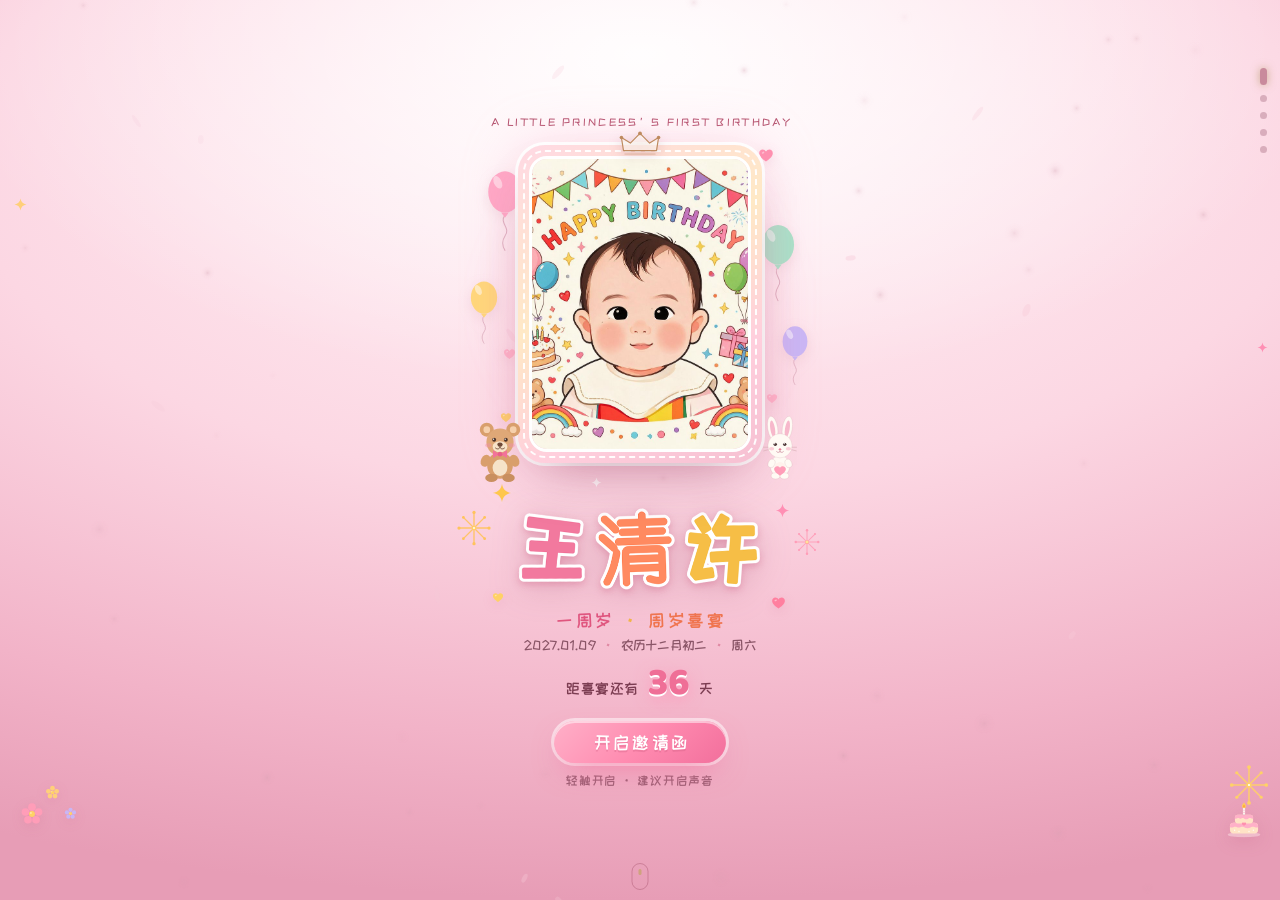
<file: index.html>
<!DOCTYPE html>
<html lang="zh-CN">
<head>
<meta charset="utf-8">
<meta name="viewport" content="width=device-width, initial-scale=1, maximum-scale=1, user-scalable=no, viewport-fit=cover">
<meta name="format-detection" content="telephone=no">
<meta name="theme-color" content="#f7d7e1">
<meta http-equiv="Cache-Control" content="no-cache, no-store, must-revalidate">
<meta http-equiv="Pragma" content="no-cache">
<meta http-equiv="Expires" content="0">
<title>王清许宝宝周岁宴邀请函</title>
<meta name="description" content="2027年1月9日（农历十二月初二）晚宴，JAYA嘉雅·湿地宴会中心一楼见山厅，诚邀您共赴小糯米王清许的周岁喜宴。">
<meta property="og:title" content="王清许宝宝周岁宴邀请函">
<meta property="og:description" content="2027年1月9日 · 温州三垟湿地 · JAYA嘉雅湿地宴会中心 一楼见山厅">
<meta property="og:image" content="https://qq327971358-png.github.io/qingxu-1st-birthday/assets/img/og-cover.jpg">
<meta property="og:url" content="https://qq327971358-png.github.io/qingxu-1st-birthday/">
<meta property="og:type" content="website">
<link rel="stylesheet" href="css/style.css?v=3">
</head>
<body>

<!-- 装饰图形库：气球 / 小熊 / 小兔 / 星星 / 爱心 / 烟花 / 蛋糕 / 小花（页面里用 <use> 引用） -->
<svg class="svg-sprite" aria-hidden="true" focusable="false">
  <defs>
    <symbol id="art-bear" viewBox="0 0 72 84">
      <circle cx="19" cy="15" r="9" fill="#d99f6c"/>
      <circle cx="19" cy="15" r="4.3" fill="#f6d0ab"/>
      <circle cx="53" cy="15" r="9" fill="#d99f6c"/>
      <circle cx="53" cy="15" r="4.3" fill="#f6d0ab"/>
      <ellipse cx="36" cy="61" rx="16.5" ry="17" fill="#d99f6c"/>
      <ellipse cx="36" cy="64" rx="9.5" ry="10.5" fill="#f6e3c9"/>
      <ellipse cx="17.5" cy="55" rx="6" ry="8" transform="rotate(26 17.5 55)" fill="#d99f6c"/>
      <ellipse cx="54.5" cy="55" rx="6" ry="8" transform="rotate(-26 54.5 55)" fill="#d99f6c"/>
      <ellipse cx="25" cy="77" rx="8" ry="5.2" fill="#c98f5f"/>
      <ellipse cx="47" cy="77" rx="8" ry="5.2" fill="#c98f5f"/>
      <circle cx="36" cy="31" r="17.5" fill="#dfa877"/>
      <ellipse cx="36" cy="37" rx="9.5" ry="7.2" fill="#f7e3c8"/>
      <ellipse cx="36" cy="34.2" rx="3.4" ry="2.8" fill="#6f4a38"/>
      <path d="M36 37.2c0 3-4 3.4-5.8 1.4M36 37.2c0 3 4 3.4 5.8 1.4" stroke="#6f4a38" stroke-width="1.2" stroke-linecap="round" fill="none"/>
      <circle cx="28.5" cy="28" r="2.5" fill="#4a3228"/>
      <circle cx="43.5" cy="28" r="2.5" fill="#4a3228"/>
      <circle cx="27.7" cy="27.2" r=".9" fill="#fff"/>
      <circle cx="42.7" cy="27.2" r=".9" fill="#fff"/>
      <ellipse cx="21" cy="35" rx="4" ry="2.6" fill="#f28fa8" opacity=".45"/>
      <ellipse cx="51" cy="35" rx="4" ry="2.6" fill="#f28fa8" opacity=".45"/>
      <path d="M36 46.5 27 41.5v10z" fill="#f27399"/>
      <path d="M36 46.5l9-5v10z" fill="#f27399"/>
      <circle cx="36" cy="46.5" r="3" fill="#e85f8a"/>
    </symbol>

    <symbol id="art-bunny" viewBox="0 0 60 92">
      <ellipse cx="20" cy="18" rx="6.8" ry="16.5" transform="rotate(-9 20 18)" fill="#fffaf4" stroke="rgba(190,140,150,.28)" stroke-width=".8"/>
      <ellipse cx="20" cy="19" rx="3.2" ry="11.5" transform="rotate(-9 20 19)" fill="#f7b8cb"/>
      <ellipse cx="40" cy="18" rx="6.8" ry="16.5" transform="rotate(9 40 18)" fill="#fffaf4" stroke="rgba(190,140,150,.28)" stroke-width=".8"/>
      <ellipse cx="40" cy="19" rx="3.2" ry="11.5" transform="rotate(9 40 19)" fill="#f7b8cb"/>
      <ellipse cx="30" cy="70" rx="13" ry="15" fill="#fffaf4" stroke="rgba(190,140,150,.28)" stroke-width=".8"/>
      <ellipse cx="30" cy="73" rx="7.5" ry="9" fill="#fff2ec"/>
      <ellipse cx="18.5" cy="66" rx="4.6" ry="6" transform="rotate(20 18.5 66)" fill="#fffaf4" stroke="rgba(190,140,150,.28)" stroke-width=".8"/>
      <ellipse cx="41.5" cy="66" rx="4.6" ry="6" transform="rotate(-20 41.5 66)" fill="#fffaf4" stroke="rgba(190,140,150,.28)" stroke-width=".8"/>
      <ellipse cx="24" cy="83" rx="6" ry="4.2" fill="#fffaf4" stroke="rgba(190,140,150,.28)" stroke-width=".8"/>
      <ellipse cx="36" cy="83" rx="6" ry="4.2" fill="#fffaf4" stroke="rgba(190,140,150,.28)" stroke-width=".8"/>
      <circle cx="30" cy="42" r="16.5" fill="#fffaf4" stroke="rgba(190,140,150,.28)" stroke-width=".8"/>
      <circle cx="23.5" cy="40" r="2.3" fill="#4a3232"/>
      <circle cx="36.5" cy="40" r="2.3" fill="#4a3232"/>
      <circle cx="22.8" cy="39.2" r=".85" fill="#fff"/>
      <circle cx="35.8" cy="39.2" r=".85" fill="#fff"/>
      <path d="M30 44.5l2.4 3.2h-4.8z" fill="#f07a9b"/>
      <path d="M30 47.7v2.1M30 49.8c-1.4 1.8-3.6 1.5-4.6.2M30 49.8c1.4 1.8 3.6 1.5 4.6.2" stroke="#c98a9a" stroke-width="1" stroke-linecap="round" fill="none"/>
      <ellipse cx="18.5" cy="46" rx="3.6" ry="2.4" fill="#f7a8bd" opacity=".55"/>
      <ellipse cx="41.5" cy="46" rx="3.6" ry="2.4" fill="#f7a8bd" opacity=".55"/>
      <path d="M13.5 44h-6M13.5 47.5l-5.6 1.4M46.5 44h6M46.5 47.5l5.6 1.4" stroke="#d9b0b8" stroke-width=".9" stroke-linecap="round"/>
      <path d="M30 72c-3.5-4-8-1.2-8 2 0 3 3.6 5.4 8 9 4.4-3.6 8-6 8-9 0-3.2-4.5-6-8-2z" fill="#ff9db8"/>
    </symbol>

    <symbol id="art-balloon" viewBox="0 0 48 112">
      <path d="M24 50c-6.5 9 6.5 13 0 22-4 6-2.5 11 0 15" fill="none" stroke="#c98aa0" stroke-width="1.1" stroke-linecap="round" opacity=".6"/>
      <ellipse cx="24" cy="26" rx="17.5" ry="21.5" fill="currentColor"/>
      <path d="M20 47.5h8l-4 5.5z" fill="currentColor"/>
      <ellipse cx="16.5" cy="16" rx="4" ry="7" transform="rotate(-26 16.5 16)" fill="#fff" opacity=".5"/>
    </symbol>

    <symbol id="art-spark" viewBox="0 0 24 24">
      <path d="M12 1c.8 6.3 4.7 10.2 11 11-6.3.8-10.2 4.7-11 11-.8-6.3-4.7-10.2-11-11 6.3-.8 10.2-4.7 11-11z" fill="currentColor"/>
    </symbol>

    <symbol id="art-heart" viewBox="0 0 40 36">
      <path d="M20 33.5C13.5 29 3 22.2 3 12.9 3 7.7 6.9 4 11.7 4c3.4 0 6.3 1.9 8.3 5 2-3.1 4.9-5 8.3-5C33.1 4 37 7.7 37 12.9c0 9.3-10.5 16.1-17 20.6z" fill="currentColor"/>
      <ellipse cx="12.6" cy="11.6" rx="3.4" ry="2.1" transform="rotate(-28 12.6 11.6)" fill="#fff" opacity=".45"/>
    </symbol>

    <symbol id="art-fw" viewBox="0 0 64 64">
      <g stroke="currentColor" stroke-width="2.2" stroke-linecap="round" opacity=".9">
        <path d="M32 32V8M32 32l17-17M32 32h24M32 32l17 17M32 32v24M32 32 15 49M32 32H8M32 32 15 15"/>
      </g>
      <g fill="currentColor">
        <circle cx="32" cy="7" r="2.6"/><circle cx="49" cy="15" r="2.2"/>
        <circle cx="56" cy="32" r="2.6"/><circle cx="49" cy="49" r="2.2"/>
        <circle cx="32" cy="57" r="2.6"/><circle cx="15" cy="49" r="2.2"/>
        <circle cx="8" cy="32" r="2.6"/><circle cx="15" cy="15" r="2.2"/>
      </g>
      <circle cx="32" cy="32" r="3.4" fill="#ffd166"/>
      <circle cx="32" cy="32" r="1.5" fill="#fff"/>
    </symbol>

    <symbol id="art-cake" viewBox="0 0 64 62">
      <ellipse cx="32" cy="57" rx="26" ry="4" fill="#f2c3d1" opacity=".85"/>
      <rect x="9.5" y="38" width="45" height="17" rx="6" fill="#ffe3c6"/>
      <path d="M9.5 45v-1a6 6 0 0 1 6-6h33a6 6 0 0 1 6 6v1c-3.2 2.2-6.7-2.2-11.25 0s-6.7 2.2-11.25 0s-6.7 2.2-11.25 0s-6.7 2.2-11.25 0z" fill="#ffb0c8"/>
      <rect x="17.5" y="25" width="29" height="14" rx="4.5" fill="#ffe3c6"/>
      <path d="M17.5 31v-1.5a4.5 4.5 0 0 1 4.5-4.5h20a4.5 4.5 0 0 1 4.5 4.5V31c-2.1 1.8-4.3-1.8-7.25 0s-4.3 1.8-7.25 0s-4.3 1.8-7.25 0s-4.3 1.8-7.25 0z" fill="#ffb0c8"/>
      <rect x="30.2" y="13.5" width="3.6" height="12" rx="1.8" fill="#fffaf4" stroke="rgba(190,140,150,.4)" stroke-width=".7"/>
      <path d="M30.2 18h3.6M30.2 21.5h3.6" stroke="#ffb0c8" stroke-width=".9"/>
      <path d="M32 5.4c2.4 2.7 3.2 4.7 3.2 6.2a3.2 3.2 0 0 1-6.4 0c0-1.5.8-3.5 3.2-6.2z" fill="#ffce54"/>
      <path d="M32 8.8c1.1 1.3 1.5 2.2 1.5 3a1.5 1.5 0 0 1-3 0c0-.8.4-1.7 1.5-3z" fill="#ff9f43"/>
      <path d="M32 38.4c-1.3-1.6-3.4-.5-3.4 1 0 1.2 1.7 2.2 3.4 3.2 1.7-1 3.4-2 3.4-3.2 0-1.5-2.1-2.6-3.4-1z" fill="#ff8fae"/>
      <g fill="#fff" opacity=".8">
        <circle cx="17" cy="50" r="1.1"/><circle cx="24" cy="52" r="1.1"/>
        <circle cx="40" cy="52" r="1.1"/><circle cx="47" cy="50" r="1.1"/>
      </g>
    </symbol>

    <symbol id="art-flower" viewBox="0 0 44 44">
      <g fill="currentColor">
        <circle cx="22" cy="9.5" r="7"/>
        <circle cx="34" cy="18.4" r="7"/>
        <circle cx="29.4" cy="32.6" r="7"/>
        <circle cx="14.6" cy="32.6" r="7"/>
        <circle cx="10" cy="18.4" r="7"/>
      </g>
      <circle cx="22" cy="22" r="5.4" fill="#ffd166"/>
      <circle cx="20" cy="20" r="1.4" fill="#fff" opacity=".75"/>
    </symbol>
  </defs>
</svg>

<!-- 背景层：跟随页面切换的渐变底色 -->
<div class="bg-layer" aria-hidden="true">
  <div class="bg-item bg-0 active"></div>
  <div class="bg-item bg-1"></div>
  <div class="bg-item bg-2"></div>
  <div class="bg-item bg-3"></div>
  <div class="bg-item bg-4"></div>
</div>

<!-- 背景粒子（星屑 / 光尘 / 花瓣） -->
<canvas id="bg-canvas" aria-hidden="true"></canvas>

<!-- 翻页圆点 -->
<nav class="page-dots" id="pageDots" aria-label="页面导航"></nav>

<!-- 音乐开关 -->
<button class="music-btn" id="musicBtn" type="button" aria-label="播放/暂停音乐">
  <svg viewBox="0 0 24 24" width="18" height="18" aria-hidden="true">
    <path d="M9 18V6l10-2v12" fill="none" stroke="currentColor" stroke-width="1.6" stroke-linecap="round" stroke-linejoin="round"/>
    <circle cx="7" cy="18" r="2.4" fill="currentColor"/>
    <circle cx="17" cy="16" r="2.4" fill="currentColor"/>
  </svg>
</button>

<!-- 五屏内容 -->
<main id="pages">

  <!-- ① 封面 -->
  <section class="page page-cover" data-page="0" data-theme="light">
    <div class="cover-extra" aria-hidden="true">
      <svg class="flower cv-flower cv-flower-1" width="44" height="44"><use href="#art-flower"/></svg>
      <svg class="flower cv-flower cv-flower-2" width="44" height="44"><use href="#art-flower"/></svg>
      <svg class="flower cv-flower cv-flower-3" width="44" height="44"><use href="#art-flower"/></svg>
      <svg class="fw cv-fw" width="64" height="64"><use href="#art-fw"/></svg>
      <svg class="cake cv-cake" width="64" height="62"><use href="#art-cake"/></svg>
      <svg class="spk cv-spk cv-spk-1"><use href="#art-spark"/></svg>
      <svg class="spk cv-spk cv-spk-2"><use href="#art-spark"/></svg>
    </div>
    <div class="cover-inner">
      <p class="cover-kicker anim" style="--d:.1s">A LITTLE PRINCESS&rsquo;S FIRST BIRTHDAY</p>

      <div class="cover-photo-wrap anim" style="--d:.25s">
        <div class="cover-balloons" aria-hidden="true">
          <svg class="balloon b-l1" width="48" height="112" style="color:#ffa8c6"><use href="#art-balloon"/></svg>
          <svg class="balloon b-l2" width="48" height="112" style="color:#ffd77a"><use href="#art-balloon"/></svg>
          <svg class="balloon b-r1" width="48" height="112" style="color:#a8e3c9"><use href="#art-balloon"/></svg>
          <svg class="balloon b-r2" width="48" height="112" style="color:#c9b6f5"><use href="#art-balloon"/></svg>
          <svg class="heart cv-heart cv-heart-1" width="40" height="36"><use href="#art-heart"/></svg>
          <svg class="heart cv-heart cv-heart-2" width="40" height="36"><use href="#art-heart"/></svg>
          <svg class="heart cv-heart cv-heart-3" width="40" height="36"><use href="#art-heart"/></svg>
          <svg class="heart cv-heart cv-heart-4" width="40" height="36"><use href="#art-heart"/></svg>
        </div>
        <div class="cover-halo" aria-hidden="true"></div>
        <div class="cover-photo-card tilt" data-tilt>
          <svg class="cover-crown" viewBox="0 0 64 40" aria-hidden="true">
            <path d="M8 30 5 11l13 8L32 5l14 14 13-8-3 19z" fill="rgba(255,248,241,.6)" stroke="currentColor" stroke-width="1.7" stroke-linejoin="round"/>
            <circle cx="5" cy="11" r="2.6" fill="currentColor"/>
            <circle cx="32" cy="5" r="2.8" fill="currentColor"/>
            <circle cx="59" cy="11" r="2.6" fill="currentColor"/>
            <path d="M10 35h44" stroke="currentColor" stroke-width="1.1" stroke-linecap="round" opacity=".55"/>
          </svg>
          <div class="cover-photo-inner">
            <svg class="cover-art" viewBox="0 0 300 400" aria-hidden="true">
              <defs>
                <radialGradient id="moonGlow" cx="50%" cy="50%" r="50%">
                  <stop offset="0%" stop-color="#ffffff" stop-opacity=".9"/>
                  <stop offset="55%" stop-color="#fff1f6" stop-opacity=".4"/>
                  <stop offset="100%" stop-color="#fff1f6" stop-opacity="0"/>
                </radialGradient>
                <linearGradient id="babyFill" x1="0" y1="0" x2="0" y2="1">
                  <stop offset="0%" stop-color="#fffdfb"/>
                  <stop offset="100%" stop-color="#f6dcc8"/>
                </linearGradient>
              </defs>
              <circle cx="150" cy="168" r="140" fill="url(#moonGlow)"/>
              <circle cx="150" cy="158" r="104" fill="none" stroke="#d8a987" stroke-width="1" opacity=".3" stroke-dasharray="2 8"/>
              <g fill="#e8b98c" opacity=".75">
                <path d="M76 120l1.6 4.8 4.8 1.6-4.8 1.6-1.6 4.8-1.6-4.8-4.8-1.6 4.8-1.6z"/>
                <path d="M224 96l1.2 3.6 3.6 1.2-3.6 1.2-1.2 3.6-1.2-3.6-3.6-1.2 3.6-1.2z"/>
                <path d="M228 212l1 3 3 1-3 1-1 3-1-3-3-1 3-1z"/>
              </g>
              <ellipse cx="150" cy="258" rx="76" ry="56" fill="url(#babyFill)"/>
              <circle cx="150" cy="182" r="46" fill="#fffaf6"/>
              <path d="M150 140c-11-9-24-5-22 5 2 9 13 7 22 0z" fill="#f2aac0"/>
              <path d="M150 140c11-9 24-5 22 5-2 9-13 7-22 0z" fill="#f2aac0"/>
              <circle cx="150" cy="141" r="4.6" fill="#e78fa9"/>
              <path d="M119 174q10 8 20 0" stroke="#8a5a48" stroke-width="3" stroke-linecap="round" fill="none"/>
              <path d="M161 174q10 8 20 0" stroke="#8a5a48" stroke-width="3" stroke-linecap="round" fill="none"/>
              <circle cx="123" cy="192" r="7" fill="#f4b3c0" opacity=".7"/>
              <circle cx="177" cy="192" r="7" fill="#f4b3c0" opacity=".7"/>
              <path d="M146 194q4 4 8 0" stroke="#b8837a" stroke-width="2.5" fill="none" stroke-linecap="round"/>
              <path d="M96 252q54 30 108 0" stroke="#d8a987" stroke-width="1.5" fill="none" opacity=".55"/>
              <path d="M100 274q50 26 100 0" stroke="#d8a987" stroke-width="1.2" fill="none" opacity=".35"/>
              <g stroke="#d8a987" fill="none" stroke-width="1.4" opacity=".55">
                <path d="M26 392q30-42 72-48"/>
                <path d="M44 372q-2-18 10-28"/>
                <path d="M274 392q-30-42-72-48"/>
                <path d="M256 372q2-18-10-28"/>
              </g>
            </svg>
            <img class="cover-photo" src="assets/img/cover.jpg?v=3" alt="王清许宝宝" onerror="this.style.display='none'" onload="document.body.classList.add('has-cover')">
            <p class="cover-placeholder-tip" aria-hidden="true">宝宝照片待放入</p>
          </div>
          <span class="cover-photo-line" aria-hidden="true"></span>
        </div>
        <div class="cover-friends" aria-hidden="true">
          <svg class="friend friend-bear" width="72" height="84"><use href="#art-bear"/></svg>
          <svg class="friend friend-bunny" width="60" height="92"><use href="#art-bunny"/></svg>
        </div>
      </div>

      <h1 class="cover-name anim" style="--d:.45s">
        <img src="assets/img/title-name.png?v=2" alt="王清许">
        <svg class="fw name-fw name-fw-1" width="64" height="64" aria-hidden="true"><use href="#art-fw"/></svg>
        <svg class="fw name-fw name-fw-2" width="64" height="64" aria-hidden="true"><use href="#art-fw"/></svg>
        <svg class="heart name-heart" width="40" height="36" aria-hidden="true"><use href="#art-heart"/></svg>
        <svg class="heart name-heart name-heart-2" width="40" height="36" aria-hidden="true"><use href="#art-heart"/></svg>
        <svg class="spk name-spk name-spk-1"><use href="#art-spark"/></svg>
        <svg class="spk name-spk name-spk-2"><use href="#art-spark"/></svg>
        <svg class="spk name-spk name-spk-3"><use href="#art-spark"/></svg>
      </h1>
      <p class="cover-sub anim" style="--d:.6s"><span class="cs-pink">一周岁</span><span class="cs-dot">·</span><span class="cs-orange">周岁喜宴</span></p>
      <p class="cover-date anim" style="--d:.72s">2027.01.09 <span>·</span> 农历十二月初二 <span>·</span> 周六</p>

      <p class="cover-count anim" style="--d:.9s">距喜宴还有 <b id="coverDays">--</b> 天</p>

      <button class="open-btn anim" id="openBtn" type="button" style="--d:1.05s">
        <span class="open-btn-ring" aria-hidden="true"></span>
        <span class="open-btn-text">开启邀请函</span>
      </button>
      <p class="cover-tip anim" style="--d:1.2s">轻触开启 · 建议开启声音</p>
    </div>
    <div class="scroll-hint" aria-hidden="true"><span></span></div>
  </section>

  <!-- ② 邀请语 -->
  <section class="page page-letter" data-page="1" data-theme="light">
    <div class="letter-wrap">
      <div class="letter-deco" aria-hidden="true">
        <svg class="fw ltr-fw" width="64" height="64"><use href="#art-fw"/></svg>
        <svg class="fw ltr-fw ltr-fw-2" width="64" height="64"><use href="#art-fw"/></svg>
        <svg class="fw ltr-fw ltr-fw-3" width="64" height="64"><use href="#art-fw"/></svg>
        <svg class="balloon ltr-balloon lb-1" width="48" height="112" style="color:#ffa8c6"><use href="#art-balloon"/></svg>
        <svg class="balloon ltr-balloon lb-2" width="48" height="112" style="color:#ffd77a"><use href="#art-balloon"/></svg>
        <svg class="friend ltr-bunny" width="60" height="92"><use href="#art-bunny"/></svg>
        <svg class="heart ltr-heart ltr-heart-1" width="40" height="36"><use href="#art-heart"/></svg>
        <svg class="heart ltr-heart ltr-heart-2" width="40" height="36"><use href="#art-heart"/></svg>
        <svg class="heart ltr-heart ltr-heart-3" width="40" height="36"><use href="#art-heart"/></svg>
        <svg class="heart ltr-heart ltr-heart-4" width="40" height="36"><use href="#art-heart"/></svg>
        <svg class="flower ltr-flower ltr-flower-1" width="44" height="44"><use href="#art-flower"/></svg>
        <svg class="flower ltr-flower ltr-flower-2" width="44" height="44"><use href="#art-flower"/></svg>
        <svg class="flower ltr-flower ltr-flower-3" width="44" height="44"><use href="#art-flower"/></svg>
        <svg class="flower ltr-flower ltr-flower-4" width="44" height="44"><use href="#art-flower"/></svg>
      </div>
      <div class="letter-card">
        <svg class="corner corner-tl" viewBox="0 0 80 80" aria-hidden="true"><path d="M6 76Q12 30 76 8" fill="none" stroke="#c98a9c" stroke-width="1.4"/><path d="M22 52q-16-4-18-20 16 0 20 14zM42 30q-2-16 12-24 4 16-8 22z" fill="#c98a9c" opacity=".55"/></svg>
        <svg class="corner corner-tr" viewBox="0 0 80 80" aria-hidden="true"><path d="M6 76Q12 30 76 8" fill="none" stroke="#c98a9c" stroke-width="1.4"/><path d="M22 52q-16-4-18-20 16 0 20 14zM42 30q-2-16 12-24 4 16-8 22z" fill="#c98a9c" opacity=".55"/></svg>
        <svg class="corner corner-bl" viewBox="0 0 80 80" aria-hidden="true"><path d="M6 76Q12 30 76 8" fill="none" stroke="#c98a9c" stroke-width="1.4"/><path d="M22 52q-16-4-18-20 16 0 20 14zM42 30q-2-16 12-24 4 16-8 22z" fill="#c98a9c" opacity=".55"/></svg>
        <svg class="corner corner-br" viewBox="0 0 80 80" aria-hidden="true"><path d="M6 76Q12 30 76 8" fill="none" stroke="#c98a9c" stroke-width="1.4"/><path d="M22 52q-16-4-18-20 16 0 20 14zM42 30q-2-16 12-24 4 16-8 22z" fill="#c98a9c" opacity=".55"/></svg>

        <img class="letter-title anim" style="--d:.05s" src="assets/img/title-invitation.png?v=2" alt="邀请函">
        <svg class="spk ltr-spk ltr-spk-1"><use href="#art-spark"/></svg>
        <svg class="spk ltr-spk ltr-spk-2"><use href="#art-spark"/></svg>
        <svg class="spk ltr-spk ltr-spk-3"><use href="#art-spark"/></svg>

        <p class="letter-venue anim" style="--d:.2s">JAYA 嘉雅 · 湿地宴会中心</p>
        <p class="letter-greet anim" style="--d:.32s">诚挚恭候您的光临！<span class="emoji">💐</span></p>

        <div class="letter-divider anim" style="--d:.44s" aria-hidden="true">
          <span></span>
          <svg viewBox="0 0 24 24" width="17" height="17"><path d="M4 18 3 8l5 3 4-6 4 6 5-3-1 10z" fill="none" stroke="#c98a9c" stroke-width="1.2" stroke-linejoin="round"/><path d="M5 21h14" stroke="#c98a9c" stroke-width="1" stroke-linecap="round" opacity=".6"/></svg>
          <span></span>
        </div>

        <p class="letter-parents anim" style="--d:.56s">宝爸：王康为　宝妈：杨洁祎</p>

        <h2 class="letter-name anim" style="--d:.7s">
          <span class="emoji">🎂</span> 宝宝 王清许 <span class="emoji">🎂</span>
        </h2>

        <p class="letter-body anim" style="--d:.85s">
          谨备薄酒，诚邀您与家人<br>
          共赴这场周岁喜宴，<br>
          于湿地半岛的自然美景中，<br>
          分享我们的喜悦与幸福。
        </p>

        <p class="letter-seal anim" style="--d:1.05s">王康为 · 杨洁祎　敬邀</p>
        <svg class="friend letter-bear" width="72" height="84" aria-hidden="true"><use href="#art-bear"/></svg>
        <svg class="cake letter-cake" width="64" height="62" aria-hidden="true"><use href="#art-cake"/></svg>
      </div>
    </div>
  </section>

  <!-- ③ 照片墙 -->
  <section class="page page-gallery" data-page="2" data-theme="light">
    <div class="gallery-deco" aria-hidden="true">
      <svg class="balloon gb-1" width="48" height="112" style="color:#ffa8c6"><use href="#art-balloon"/></svg>
      <svg class="balloon gb-2" width="48" height="112" style="color:#ffd77a"><use href="#art-balloon"/></svg>
      <svg class="balloon gb-3" width="48" height="112" style="color:#c9b6f5"><use href="#art-balloon"/></svg>
      <svg class="flower gal-flower gal-flower-1" width="44" height="44"><use href="#art-flower"/></svg>
      <svg class="flower gal-flower gal-flower-2" width="44" height="44"><use href="#art-flower"/></svg>
      <svg class="flower gal-flower gal-flower-3" width="44" height="44"><use href="#art-flower"/></svg>
      <svg class="friend gal-bear" width="72" height="84"><use href="#art-bear"/></svg>
      <svg class="friend gal-bunny" width="60" height="92"><use href="#art-bunny"/></svg>
      <svg class="fw gal-fw" width="64" height="64"><use href="#art-fw"/></svg>
      <svg class="cake gal-cake" width="64" height="62"><use href="#art-cake"/></svg>
      <svg class="heart gal-heart gal-heart-1" width="40" height="36"><use href="#art-heart"/></svg>
      <svg class="heart gal-heart gal-heart-2" width="40" height="36"><use href="#art-heart"/></svg>
      <svg class="heart gal-heart gal-heart-3" width="40" height="36"><use href="#art-heart"/></svg>
    </div>
    <div class="gallery-head">
      <svg class="gallery-crown anim" style="--d:.02s" viewBox="0 0 64 40" aria-hidden="true">
        <path d="M8 30 5 11l13 8L32 5l14 14 13-8-3 19z" fill="none" stroke="currentColor" stroke-width="1.8" stroke-linejoin="round"/>
        <circle cx="5" cy="11" r="2.6" fill="currentColor"/>
        <circle cx="32" cy="5" r="2.8" fill="currentColor"/>
        <circle cx="59" cy="11" r="2.6" fill="currentColor"/>
      </svg>
      <svg class="spk gal-spk gal-spk-1"><use href="#art-spark"/></svg>
      <svg class="spk gal-spk gal-spk-2"><use href="#art-spark"/></svg>
      <svg class="spk gal-spk gal-spk-3"><use href="#art-spark"/></svg>
      <svg class="fw gal-fw-sm gal-fw-2" width="64" height="64"><use href="#art-fw"/></svg>
      <svg class="fw gal-fw-sm gal-fw-3" width="64" height="64"><use href="#art-fw"/></svg>
      <h2 class="section-title anim" style="--d:.05s">小糯米的成长日记</h2>
      <p class="section-sub anim" style="--d:.18s">每一张，都是捧在手心的珍宝</p>
    </div>
    <div class="gallery" id="gallery"></div>
    <div class="gallery-dots" id="galleryDots"></div>
    <p class="gallery-hint anim" style="--d:.5s">左右滑动 · 看看我的成长</p>
  </section>

  <!-- ④ 宴会详情 -->
  <section class="page page-detail" data-page="3" data-theme="dark">
    <div class="detail-wrap">
      <div class="detail-card tilt" data-tilt>
        <svg class="detail-crown anim" style="--d:.02s" viewBox="0 0 64 40" aria-hidden="true">
          <path d="M8 30 5 11l13 8L32 5l14 14 13-8-3 19z" fill="none" stroke="currentColor" stroke-width="1.7" stroke-linejoin="round"/>
          <circle cx="5" cy="11" r="2.6" fill="currentColor"/>
          <circle cx="32" cy="5" r="2.8" fill="currentColor"/>
          <circle cx="59" cy="11" r="2.6" fill="currentColor"/>
          <path d="M10 35h44" stroke="currentColor" stroke-width="1.1" stroke-linecap="round" opacity=".55"/>
        </svg>
        <p class="detail-kicker anim" style="--d:.05s">BANQUET DETAILS</p>
        <h2 class="detail-title anim" style="--d:.12s">宴会详情</h2>

        <div class="detail-rows">
          <div class="detail-row anim" style="--d:.22s">
            <span class="detail-icon" aria-hidden="true">
              <svg viewBox="0 0 24 24"><rect x="3.5" y="5" width="17" height="16" rx="2.5"/><path d="M3.5 10h17M8 3v4M16 3v4"/></svg>
            </span>
            <div class="detail-text">
              <b>2027年1月9日（周六）</b>
              <i>农历十二月初二 · 晚宴</i>
            </div>
          </div>

          <div class="detail-row anim" style="--d:.34s">
            <span class="detail-icon" aria-hidden="true">
              <svg viewBox="0 0 24 24"><path d="M12 21s-7-6.2-7-11a7 7 0 1 1 14 0c0 4.8-7 11-7 11z"/><circle cx="12" cy="10" r="2.6"/></svg>
            </span>
            <div class="detail-text">
              <b>一楼见山厅</b>
              <i>JAYA 嘉雅 · 湿地宴会中心</i>
            </div>
          </div>

          <div class="detail-row anim" style="--d:.46s">
            <span class="detail-icon" aria-hidden="true">
              <svg viewBox="0 0 24 24"><path d="M4 20V8l8-4 8 4v12"/><path d="M9 20v-5h6v5M4 20h16"/></svg>
            </span>
            <div class="detail-text">
              <b class="detail-addr">浙江省温州市瓯海区南白象街道瓯越大道1900号三垟湿地保护区内(西侧)</b>
            </div>
          </div>

          <div class="detail-row anim" style="--d:.58s">
            <span class="detail-icon" aria-hidden="true">
              <svg viewBox="0 0 24 24"><path d="M7 3.5 9.5 8 7.6 10a13 13 0 0 0 6.4 6.4l2-1.9 4.5 2.5-.8 3.2a2 2 0 0 1-2 1.6C10.3 21.6 2.4 13.7 2.2 6.3a2 2 0 0 1 1.6-2z"/></svg>
            </span>
            <div class="detail-text">
              <b><a class="tel-link" href="tel:13958809329">13958809329</a></b>
              <i>酒店电话</i>
            </div>
          </div>
        </div>

        <div class="countdown anim" style="--d:.7s" id="countdown">
          <p class="cd-label">距喜宴开始</p>
          <div class="cd-grid">
            <div class="cd-cell"><b id="cdD">--</b><i>天</i></div>
            <div class="cd-sep">:</div>
            <div class="cd-cell"><b id="cdH">--</b><i>时</i></div>
            <div class="cd-sep">:</div>
            <div class="cd-cell"><b id="cdM">--</b><i>分</i></div>
            <div class="cd-sep">:</div>
            <div class="cd-cell"><b id="cdS">--</b><i>秒</i></div>
          </div>
        </div>

        <div class="detail-actions anim" style="--d:.82s">
          <a class="btn btn-primary" href="https://surl.amap.com/qPUWdw1qbV3" target="_blank" rel="noopener">
            <svg viewBox="0 0 24 24" aria-hidden="true"><path d="M12 21s-7-6.2-7-11a7 7 0 1 1 14 0c0 4.8-7 11-7 11z"/><circle cx="12" cy="10" r="2.6"/></svg>
            一键导航
          </a>
          <button class="btn btn-ghost" id="copyAddr" type="button">
            <svg viewBox="0 0 24 24" aria-hidden="true"><rect x="8" y="8" width="12" height="13" rx="2"/><path d="M16 8V5.5A2.5 2.5 0 0 0 13.5 3H5.5A2.5 2.5 0 0 0 3 5.5v10A2.5 2.5 0 0 0 5.5 18H8"/></svg>
            复制地址
          </button>
        </div>
      </div>

      <svg class="wetland" viewBox="0 0 520 110" preserveAspectRatio="none" aria-hidden="true">
        <g stroke="#cfa27e" fill="none" stroke-width="1.1" opacity=".5">
          <path d="M206 110V72l16-14 16 14v38"/>
          <path d="M250 110V50l16-14 16 14v60"/>
          <path d="M300 110V72l16-14 16 14v38"/>
          <path d="M180 110V90h26M314 110V90h26"/>
          <path d="M196 110V96h8v14M232 110V96h8v14"/>
          <path d="M272 110V96h8v14M308 110V96h8v14"/>
          <path d="M266 36V22l12 7-12 7"/>
        </g>
        <g fill="#cfa27e" opacity=".4">
          <rect x="258" y="64" width="4" height="7" rx="2"/>
          <rect x="266" y="64" width="4" height="7" rx="2"/>
          <rect x="258" y="80" width="4" height="7" rx="2"/>
          <rect x="266" y="80" width="4" height="7" rx="2"/>
          <rect x="214" y="84" width="3" height="6" rx="1.5"/>
          <rect x="308" y="84" width="3" height="6" rx="1.5"/>
        </g>
        <g stroke="#cfa27e" fill="none" stroke-width="1.1" opacity=".4">
          <path d="M104 44q5-5 10 0M114 44q5-5 10 0"/>
          <path d="M140 62q4-4 8 0M148 62q4-4 8 0"/>
        </g>
        <g stroke="#cfa27e" fill="none" stroke-width="1" opacity=".3">
          <path d="M0 96q65-8 130 0t130 0 130 0 130 0"/>
          <path d="M0 104q65-6 130 0t130 0 130 0 130 0"/>
        </g>
      </svg>
    </div>
  </section>

  <!-- ⑤ 结尾 -->
  <section class="page page-end" data-page="4" data-theme="dark">
    <div class="end-inner">
      <div class="family-art anim" style="--d:.05s">
        <svg viewBox="0 0 320 200" aria-hidden="true">
          <defs>
            <linearGradient id="famGrad" x1="0" y1="0" x2="0" y2="1">
              <stop offset="0%" stop-color="#ffe9a8"/>
              <stop offset="100%" stop-color="#c9a15f"/>
            </linearGradient>
            <radialGradient id="famGlow" cx="50%" cy="50%" r="50%">
              <stop offset="0%" stop-color="#ffe9a8" stop-opacity=".22"/>
              <stop offset="100%" stop-color="#ffe9a8" stop-opacity="0"/>
            </radialGradient>
          </defs>
          <circle cx="160" cy="100" r="98" fill="url(#famGlow)"/>
          <circle cx="160" cy="100" r="88" fill="none" stroke="#d9b36c" stroke-opacity=".28" stroke-dasharray="2 7"/>
          <g fill="url(#famGrad)">
            <circle cx="118" cy="84" r="15"/>
            <path d="M96 160q0-46 22-46t22 46z"/>
            <circle cx="206" cy="92" r="14"/>
            <circle cx="206" cy="77" r="6"/>
            <path d="M186 160q0-40 20-40t20 40z"/>
            <circle cx="162" cy="132" r="9"/>
            <path d="M151 160q0-19 11-19t11 19z"/>
            <path d="M155 120l-2-7 4.5 3 4.5-5 4.5 5 4.5-3-2 7z" fill="#ffe6cf"/>
          </g>
          <path d="M62 160h196" stroke="#d9b36c" stroke-width="1" opacity=".45"/>
        </svg>
      </div>

      <h2 class="end-title anim" style="--d:.18s">让爱，在湿地半岛自然发生</h2>
      <p class="end-text anim" style="--d:.3s">嘉雅期待与您共庆美好时刻</p>

      <div class="end-ornament anim" style="--d:.42s" aria-hidden="true">
        <span></span><svg viewBox="0 0 24 24" width="14" height="14"><path d="M12 3l2.2 6.8L21 12l-6.8 2.2L12 21l-2.2-6.8L3 12l6.8-2.2z" fill="#d9b36c" opacity=".8"/></svg><span></span>
      </div>

      <p class="end-sign anim" style="--d:.54s">王康为 · 杨洁祎　敬邀</p>

      <button class="firework-btn anim" id="fireworkBtn" type="button" style="--d:.68s">
        <svg viewBox="0 0 24 24" aria-hidden="true"><path d="M12 2v4M12 18v4M2 12h4M18 12h4M5 5l2.8 2.8M16.2 16.2 19 19M19 5l-2.8 2.8M7.8 16.2 5 19"/><circle cx="12" cy="12" r="2.5"/></svg>
        点亮烟花
      </button>

      <footer class="end-footer anim" style="--d:.85s">
        <p>2027.01.09 · 温州三垟湿地</p>
        <p class="music-credit" id="musicCredit">Music: Teddy Bear Waltz — Kevin MacLeod (CC BY 4.0)</p>
      </footer>
    </div>
  </section>

</main>

<!-- 烟花 / 彩带 -->
<canvas id="fx-canvas" aria-hidden="true"></canvas>

<!-- 提示气泡 -->
<div class="toast" id="toast" role="status" aria-live="polite"></div>

<!-- 背景音乐（点击开启后播放） -->
<audio id="bgm" src="assets/audio/bgm.mp3" preload="none" loop playsinline webkit-playsinline></audio>

<script src="js/particles.js?v=3"></script>
<script src="js/effects.js?v=3"></script>
<script src="js/player.js?v=3"></script>
<script src="js/main.js?v=3"></script>
</body>
</html>
</file>
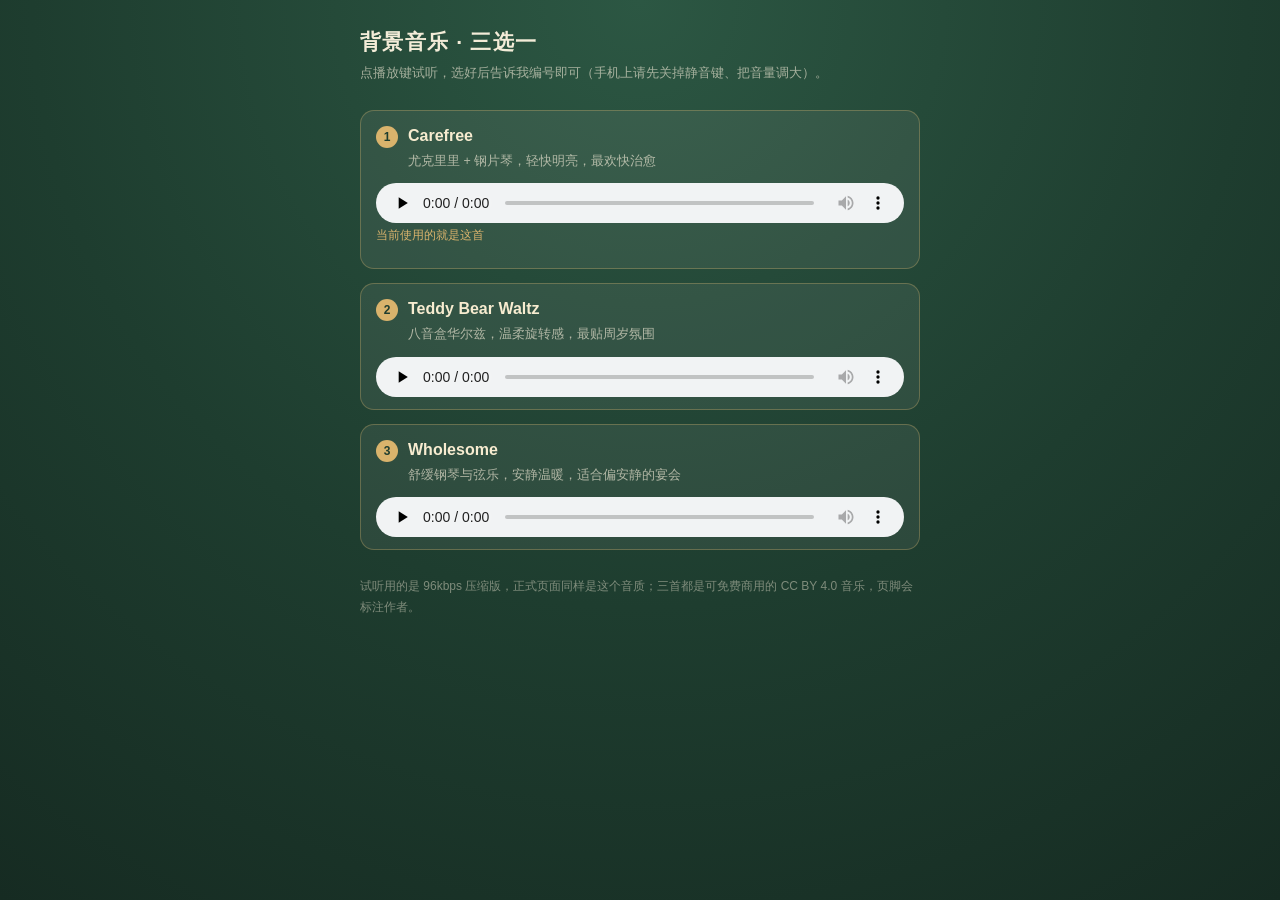
<file: tools/music-preview.html>
<!DOCTYPE html>
<html lang="zh-CN">
<head>
<meta charset="UTF-8">
<meta name="viewport" content="width=device-width, initial-scale=1, viewport-fit=cover">
<title>背景音乐试听 · 王清许周岁宴</title>
<style>
  * { box-sizing: border-box; }
  body {
    min-height: 100vh;
    margin: 0;
    padding: 28px 18px 48px;
    background: radial-gradient(circle at 50% 0%, #2c5743 0%, #1e3d2f 55%, #162b22 100%);
    color: #f3ecd8;
    font-family: "PingFang SC", "Microsoft YaHei", "Hiragino Sans GB", sans-serif;
    -webkit-text-size-adjust: 100%;
  }
  .wrap { max-width: 560px; margin: 0 auto; }
  h1 { margin: 0 0 6px; font-size: 21px; font-weight: 600; letter-spacing: .06em; }
  .sub { margin: 0 0 26px; font-size: 13px; line-height: 1.7; color: rgba(243,236,216,.62); }
  .card {
    background: rgba(247,242,231,.07);
    border: 1px solid rgba(217,179,108,.32);
    border-radius: 14px;
    padding: 15px 15px 12px;
    margin-bottom: 14px;
  }
  .row { display: flex; align-items: baseline; gap: 10px; margin-bottom: 3px; }
  .no {
    flex: none; width: 22px; height: 22px; border-radius: 50%;
    background: #d9b36c; color: #1e3d2f;
    font-size: 12px; font-weight: 700; line-height: 22px; text-align: center;
  }
  .name { font-size: 16px; font-weight: 600; color: #f7ecd0; }
  .desc { margin: 0 0 11px 32px; font-size: 12.5px; line-height: 1.7; color: rgba(243,236,216,.66); }
  audio { width: 100%; height: 40px; display: block; }
  .tip { margin: 26px 0 0; font-size: 12px; line-height: 1.8; color: rgba(243,236,216,.45); }
  .pick { margin-top: 4px; font-size: 12px; color: #d9b36c; }
</style>
</head>
<body>
<div class="wrap">
  <h1>背景音乐 · 三选一</h1>
  <p class="sub">点播放键试听，选好后告诉我编号即可（手机上请先关掉静音键、把音量调大）。</p>

  <div class="card">
    <div class="row"><span class="no">1</span><span class="name">Carefree</span></div>
    <p class="desc">尤克里里 + 钢片琴，轻快明亮，最欢快治愈</p>
    <audio controls preload="none" src="../assets/audio/candidates/carefree-96.mp3"></audio>
    <p class="pick">当前使用的就是这首</p>
  </div>

  <div class="card">
    <div class="row"><span class="no">2</span><span class="name">Teddy Bear Waltz</span></div>
    <p class="desc">八音盒华尔兹，温柔旋转感，最贴周岁氛围</p>
    <audio controls preload="none" src="../assets/audio/candidates/teddy-96.mp3"></audio>
  </div>

  <div class="card">
    <div class="row"><span class="no">3</span><span class="name">Wholesome</span></div>
    <p class="desc">舒缓钢琴与弦乐，安静温暖，适合偏安静的宴会</p>
    <audio controls preload="none" src="../assets/audio/candidates/wholesome-96.mp3"></audio>
  </div>

  <p class="tip">试听用的是 96kbps 压缩版，正式页面同样是这个音质；三首都是可免费商用的 CC BY 4.0 音乐，页脚会标注作者。</p>
</div>
</body>
</html>
</file>
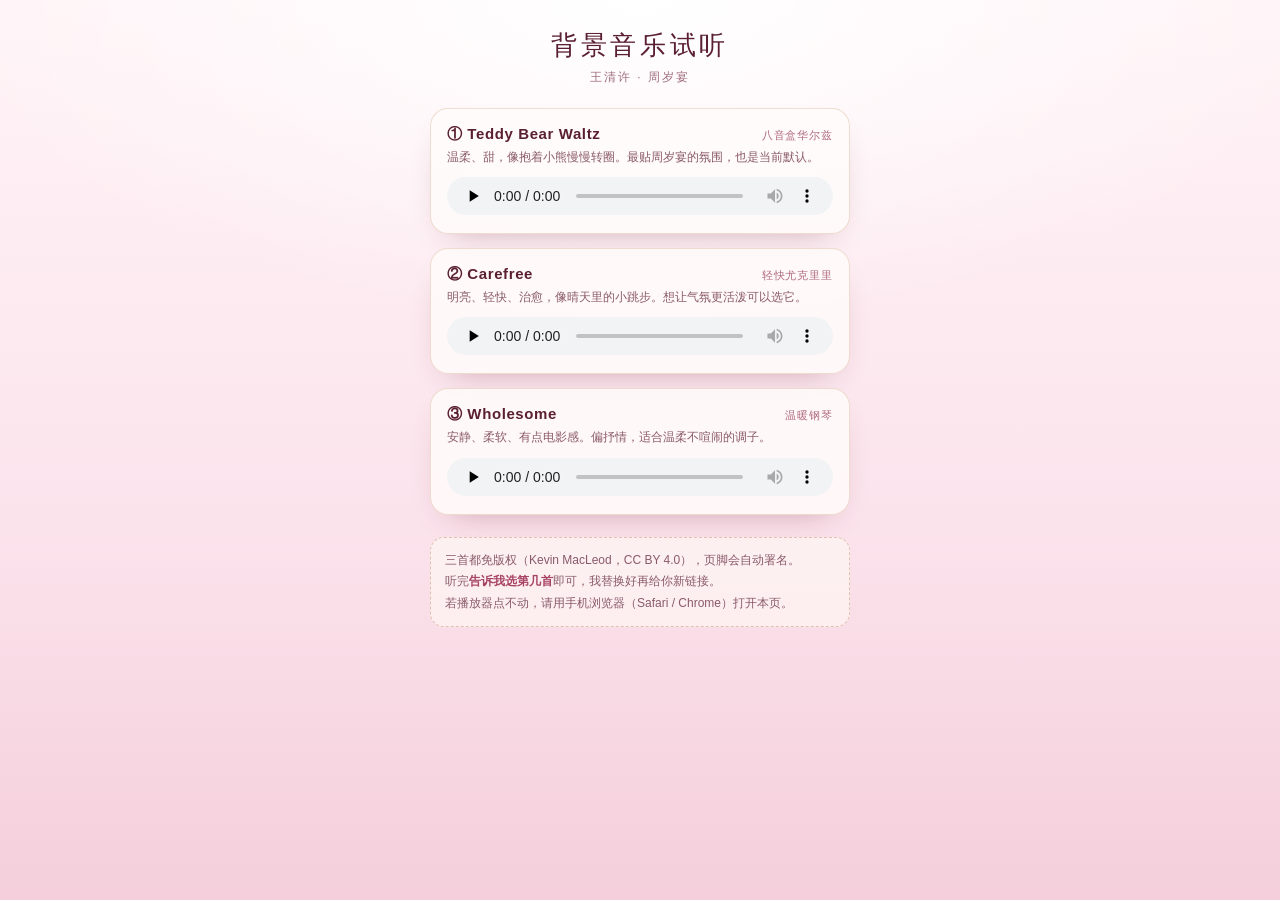
<file: tools/music.html>
<!DOCTYPE html>
<html lang="zh-CN">
<head>
<meta charset="utf-8">
<meta name="viewport" content="width=device-width, initial-scale=1, viewport-fit=cover">
<meta name="theme-color" content="#f7d7e1">
<title>背景音乐试听 · 王清许周岁宴</title>
<style>
  :root { color-scheme: light; }
  * { box-sizing: border-box; -webkit-tap-highlight-color: transparent; }
  body {
    margin: 0;
    padding: 28px 18px calc(28px + env(safe-area-inset-bottom));
    min-height: 100vh;
    font-family: -apple-system, BlinkMacSystemFont, "PingFang SC", "Microsoft YaHei", sans-serif;
    color: #5a1f33;
    background:
      radial-gradient(90% 60% at 50% 0%, #fff 0%, rgba(255,255,255,0) 60%),
      linear-gradient(180deg, #fff4f7 0%, #fbe3ec 58%, #f4cedb 100%);
    -webkit-font-smoothing: antialiased;
  }
  h1 {
    margin: 0 0 6px;
    text-align: center;
    font-family: "KaiTi", "STKaiti", serif;
    font-weight: 500;
    font-size: 26px;
    letter-spacing: .14em;
  }
  .sub {
    margin: 0 0 22px;
    text-align: center;
    font-size: 12px;
    letter-spacing: .16em;
    color: #a06f80;
  }
  .card {
    max-width: 420px;
    margin: 0 auto 14px;
    padding: 16px 16px 14px;
    border-radius: 18px;
    background: rgba(255, 252, 250, .82);
    border: 1px solid rgba(207, 162, 126, .34);
    box-shadow: 0 14px 34px -20px rgba(120, 40, 66, .45);
  }
  .name {
    display: flex;
    align-items: baseline;
    justify-content: space-between;
    gap: 10px;
    margin-bottom: 4px;
  }
  .name b { font-size: 15px; font-weight: 600; letter-spacing: .04em; }
  .name span { font-size: 11px; color: #b06a7f; letter-spacing: .08em; }
  .desc { margin: 0 0 10px; font-size: 12px; line-height: 1.6; color: #8a5a6b; }
  audio { width: 100%; height: 38px; }
  .tip {
    max-width: 420px;
    margin: 22px auto 0;
    padding: 12px 14px;
    border-radius: 14px;
    border: 1px dashed rgba(190, 138, 94, .45);
    background: rgba(255, 250, 246, .6);
    font-size: 12px;
    line-height: 1.8;
    color: #8a5a6b;
  }
  .tip b { color: #a84463; }
</style>
</head>
<body>
  <h1>背景音乐试听</h1>
  <p class="sub">王清许 · 周岁宴</p>

  <div class="card">
    <div class="name"><b>① Teddy Bear Waltz</b><span>八音盒华尔兹</span></div>
    <p class="desc">温柔、甜，像抱着小熊慢慢转圈。最贴周岁宴的氛围，也是当前默认。</p>
    <audio controls preload="none" src="../assets/audio/candidates/teddy-96.mp3"></audio>
  </div>

  <div class="card">
    <div class="name"><b>② Carefree</b><span>轻快尤克里里</span></div>
    <p class="desc">明亮、轻快、治愈，像晴天里的小跳步。想让气氛更活泼可以选它。</p>
    <audio controls preload="none" src="../assets/audio/candidates/carefree-96.mp3"></audio>
  </div>

  <div class="card">
    <div class="name"><b>③ Wholesome</b><span>温暖钢琴</span></div>
    <p class="desc">安静、柔软、有点电影感。偏抒情，适合温柔不喧闹的调子。</p>
    <audio controls preload="none" src="../assets/audio/candidates/wholesome-96.mp3"></audio>
  </div>

  <p class="tip">三首都免版权（Kevin MacLeod，CC BY 4.0），页脚会自动署名。<br>
  听完<b>告诉我选第几首</b>即可，我替换好再给你新链接。<br>
  若播放器点不动，请用手机浏览器（Safari / Chrome）打开本页。</p>
</body>
</html>
</file>
<file: css/style.css>
/* ============================================================
   王清许宝宝周岁宴邀请函 · 粉色公主风
   ============================================================ */

/* 站酷快乐体 · 圆胖可爱的糖果字，只裁了第一、二页用到的字，13KB */
@font-face {
  font-family: "Candy";
  src: url("../assets/fonts/candy-subset.woff2?v=2") format("woff2");
  font-weight: 400;
  font-style: normal;
  font-display: swap;
}

/* Baloo 2 ExtraBold · 圆滚滚的数字，倒计时专用（快乐体的数字太斜） */
@font-face {
  font-family: "CandyNum";
  src: url("../assets/fonts/candy-num.woff2") format("woff2");
  font-weight: 400;
  font-style: normal;
  font-display: swap;
}

:root {
  --rose-900: #240912;
  --rose-800: #3f1326;
  --rose-700: #52182f;
  --rose-600: #6e2440;
  --rose-500: #a34a6b;
  --cream: #fff5f7;
  --cream-dim: rgba(255, 246, 249, .62);
  --gold: #cfa27e;
  --gold-light: #ffe6cf;
  --ink: #5a1f33;
  --font-kai: "Kaiti SC", "STKaiti", "KaiTi", "楷体", "Songti SC", serif;
  --font-candy: "Candy", "YouYuan", "Yuanti SC", "PingFang SC", "Microsoft YaHei", sans-serif;
  --font-num: "CandyNum", "Candy", "YouYuan", "Yuanti SC", "PingFang SC", "Microsoft YaHei", sans-serif;
  --font-sans: -apple-system, BlinkMacSystemFont, "PingFang SC", "Hiragino Sans GB", "Microsoft YaHei", "Helvetica Neue", Arial, sans-serif;
}

* { margin: 0; padding: 0; box-sizing: border-box; }

html {
  -webkit-text-size-adjust: 100%;
  -webkit-tap-highlight-color: transparent;
}

body {
  font-family: var(--font-sans);
  background: var(--rose-900);
  color: var(--cream);
  overflow: hidden;
  -webkit-font-smoothing: antialiased;
  text-rendering: optimizeLegibility;
}

button { font-family: inherit; cursor: pointer; }
img { -webkit-user-drag: none; }

/* ---------- 背景渐变层 ---------- */
.bg-layer { position: fixed; inset: 0; z-index: 0; }
.bg-item {
  position: absolute; inset: 0; opacity: 0;
  transition: opacity 1.1s ease;
  will-change: opacity;
}
.bg-item.active { opacity: 1; }

.bg-0 {
  background:
    radial-gradient(90% 62% at 50% 6%, rgba(255, 255, 255, .92) 0%, rgba(255, 255, 255, 0) 60%),
    radial-gradient(120% 82% at 50% 18%, #fff2f6 0%, #fcd7e3 44%, #f2b3c8 78%, #e79db6 100%);
}
.bg-1 {
  background:
    radial-gradient(90% 60% at 82% 8%, rgba(255, 224, 234, .75) 0%, rgba(255, 224, 234, 0) 60%),
    radial-gradient(70% 50% at 12% 92%, rgba(255, 235, 240, .8), rgba(255, 235, 240, 0) 70%),
    linear-gradient(172deg, #fff9f8 0%, #fff4f5 46%, #f9e6ec 100%);
}
.bg-2 {
  background:
    radial-gradient(80% 55% at 16% 6%, rgba(255, 255, 255, .85) 0%, rgba(255, 255, 255, 0) 62%),
    radial-gradient(70% 48% at 88% 88%, rgba(255, 216, 229, .55), rgba(255, 216, 229, 0) 70%),
    linear-gradient(180deg, #fff4f7 0%, #fbe3ec 58%, #f4cedb 100%);
}
.bg-3 {
  background:
    radial-gradient(70% 46% at 50% 84%, rgba(255, 170, 200, .18) 0%, rgba(255, 170, 200, 0) 70%),
    radial-gradient(100% 68% at 50% 24%, #8a3452 0%, #4c172b 55%, #1e0710 100%);
}
.bg-4 {
  background:
    radial-gradient(70% 44% at 50% 88%, rgba(255, 176, 205, .14) 0%, rgba(255, 176, 205, 0) 72%),
    radial-gradient(88% 58% at 50% 18%, #6e2440 0%, #3f1326 52%, #15040b 100%);
}

/* ---------- 画布 ---------- */
#bg-canvas {
  position: fixed; inset: 0; z-index: 1;
  width: 100%; height: 100%;
  pointer-events: none;
}
#fx-canvas {
  position: fixed; inset: 0; z-index: 60;
  width: 100%; height: 100%;
  pointer-events: none;
}

/* ---------- 页面容器 ---------- */
#pages {
  position: fixed; inset: 0; z-index: 2;
  overflow-y: scroll;
  overflow-x: hidden;
  scroll-snap-type: y mandatory;
  -webkit-overflow-scrolling: touch;
  scrollbar-width: none;
}
#pages::-webkit-scrollbar { display: none; }

.page {
  position: relative;
  height: 100vh;
  height: calc(var(--vh, 1vh) * 100);
  min-height: calc(var(--vh, 1vh) * 100);
  display: flex;
  flex-direction: column;
  align-items: center;
  justify-content: center;
  scroll-snap-align: start;
  scroll-snap-stop: always;
  padding: 26px 22px 22px;
  padding:
    calc(env(safe-area-inset-top, 0px) + 26px)
    22px
    calc(env(safe-area-inset-bottom, 0px) + 22px);
  overflow: hidden;
}

/* ---------- 入场动画 ---------- */
.anim {
  opacity: 0;
  transform: translateY(26px);
  transition:
    opacity .9s cubic-bezier(.22, .61, .36, 1),
    transform .9s cubic-bezier(.22, .61, .36, 1);
  transition-delay: var(--d, 0s);
}
.page.is-active .anim { opacity: 1; transform: none; }

/* ============================================================
   ① 封面
   ============================================================ */
.page-cover { text-align: center; }

.cover-inner {
  position: relative;
  width: 100%;
  max-width: 420px;
  display: flex;
  flex-direction: column;
  align-items: center;
}

.cover-kicker {
  font-family: var(--font-candy);
  font-size: 10.5px;
  letter-spacing: .22em;
  color: #b4516d;
  margin-bottom: 14px;
  padding-left: .22em;
}

.cover-photo-wrap {
  position: relative;
  perspective: 900px;
  margin: 4px auto 16px;
  z-index: 1;
}

.cover-halo {
  position: absolute;
  left: 50%; top: 50%;
  width: 128%; height: 116%;
  transform: translate(-50%, -50%);
  background: radial-gradient(circle, rgba(255, 154, 190, .38) 0%, rgba(255, 154, 190, 0) 66%);
  filter: blur(16px);
  z-index: -1;
  animation: haloPulse 5.5s ease-in-out infinite;
}
@keyframes haloPulse {
  0%, 100% { opacity: .55; transform: translate(-50%, -50%) scale(.96); }
  50% { opacity: .95; transform: translate(-50%, -50%) scale(1.05); }
}

.cover-photo-card {
  position: relative;
  width: clamp(186px, 56vw, 244px);
  padding: 11px;
  border-radius: 27px;
  background: linear-gradient(150deg, #ffd9e4 0%, #ffe9c6 42%, #ffcfdd 72%, #f6c0d2 100%);
  box-shadow:
    0 26px 56px -24px rgba(120, 40, 70, .45),
    0 0 0 3px rgba(255, 255, 255, .92),
    0 0 54px rgba(255, 170, 200, .42);
  transform-style: preserve-3d;
  transition: transform .3s ease-out;
  will-change: transform;
}

.cover-photo-card::before {
  content: "";
  display: block;
  padding-top: 133.33%;
}

.cover-photo-inner {
  position: absolute;
  top: 11px; left: 11px; right: 11px; bottom: 11px;
  border-radius: 18px;
  border: 3px solid #fff;
  overflow: hidden;
  background: radial-gradient(82% 62% at 50% 18%, #fde7ee 0%, #f6c8d6 100%);
  animation: floaty 7s ease-in-out infinite;
}
@keyframes floaty {
  0%, 100% { transform: translateY(-4px) rotate(-.5deg); }
  50% { transform: translateY(5px) rotate(.7deg); }
}

.cover-art { position: absolute; inset: 0; width: 100%; height: 100%; }

.cover-placeholder-tip {
  position: absolute;
  left: 0; right: 0; bottom: 13px;
  z-index: 2;
  text-align: center;
  font-size: 9.5px;
  letter-spacing: .22em;
  color: rgba(120, 45, 70, .55);
}
body.has-cover .cover-placeholder-tip { display: none; }

.cover-photo {
  position: absolute; inset: 0;
  width: 100%; height: 100%;
  object-fit: cover;
  object-position: center 32%;
}

.cover-photo-line {
  position: absolute; inset: 5px;
  border-radius: 22px;
  border: 2px dashed rgba(255, 255, 255, .95);
  pointer-events: none;
}

.cover-name { line-height: 0; }
.cover-name img {
  width: clamp(210px, 58vw, 272px);
  height: auto;
  filter: drop-shadow(0 5px 16px rgba(150, 60, 90, .22));
  animation: nameGlow 4.5s ease-in-out infinite;
}
@keyframes nameGlow {
  0%, 100% { filter: drop-shadow(0 4px 12px rgba(150, 60, 90, .16)); }
  50% { filter: drop-shadow(0 5px 22px rgba(150, 60, 90, .34)); }
}

.cover-sub {
  margin-top: 6px;
  font-family: var(--font-candy);
  font-weight: 400;
  font-size: 18px;
  letter-spacing: .14em;
  color: #c2557a;
  padding-left: .14em;
}
.cover-sub .cs-pink { color: #e0567f; }
.cover-sub .cs-orange { color: #f0754f; }
.cover-sub .cs-dot { color: #f2b64a; margin: 0 .38em; }

.cover-date {
  margin-top: 9px;
  font-family: var(--font-candy);
  font-weight: 400;
  font-size: 13.5px;
  letter-spacing: .02em;
  color: #8a5567;
}
.cover-date span { color: #e08aa4; margin: 0 3px; }

.cover-count {
  margin-top: 12px;
  font-family: var(--font-candy);
  font-weight: 400;
  font-size: 15px;
  letter-spacing: .04em;
  color: #7c3d52;
}
.cover-count b {
  font-family: var(--font-num);
  font-size: 39px;
  line-height: 1;
  color: #ef6f97;
  font-weight: 400;
  margin: 0 4px;
  text-shadow: 0 2px 0 #fff, 0 5px 16px rgba(255, 150, 185, .8);
}

.open-btn {
  position: relative;
  margin-top: 18px;
  padding: 12px 36px;
  border: none;
  border-radius: 999px;
  background: linear-gradient(135deg, #ffb0c8 0%, #ff8bb0 52%, #f26f9c 100%);
  color: #fff;
  font-family: var(--font-candy);
  font-size: 18px;
  font-weight: 400;
  letter-spacing: .12em;
  padding-left: 40px;
  text-shadow: 0 2px 0 rgba(214, 96, 135, .38);
  box-shadow:
    0 12px 30px -10px rgba(242, 111, 156, .8),
    inset 0 2px 0 rgba(255, 255, 255, .5),
    0 0 0 3px rgba(255, 255, 255, .55);
  overflow: hidden;
}
.open-btn:active { transform: scale(.97); }

.open-btn-ring {
  position: absolute;
  inset: -7px;
  border-radius: 999px;
  border: 1px solid rgba(255, 230, 207, .4);
  animation: ringPulse 2.6s ease-out infinite;
  pointer-events: none;
}
@keyframes ringPulse {
  0% { transform: scale(.96); opacity: .7; }
  70% { transform: scale(1.12); opacity: 0; }
  100% { transform: scale(1.12); opacity: 0; }
}

.open-btn::after {
  content: "";
  position: absolute;
  top: 0; left: -60%;
  width: 38%; height: 100%;
  background: linear-gradient(100deg, transparent, rgba(255, 255, 255, .75), transparent);
  transform: skewX(-20deg);
  animation: btnShine 3.4s ease-in-out infinite;
}
@keyframes btnShine {
  0%, 55% { left: -60%; }
  82%, 100% { left: 135%; }
}

.cover-tip {
  margin-top: 11px;
  font-family: var(--font-candy);
  font-weight: 400;
  font-size: 12.5px;
  letter-spacing: .06em;
  color: rgba(90, 31, 51, .55);
}

.scroll-hint {
  position: absolute;
  bottom: calc(env(safe-area-inset-bottom, 0px) + 10px);
  left: 50%;
  transform: translateX(-50%);
  width: 17px; height: 27px;
  border: 1px solid rgba(168, 84, 112, .45);
  border-radius: 10px;
  display: flex;
  justify-content: center;
  padding-top: 5px;
}
.scroll-hint span {
  width: 3px; height: 6px;
  border-radius: 2px;
  background: var(--gold);
  animation: scrollDot 1.9s infinite;
}
@keyframes scrollDot {
  0% { transform: translateY(0); opacity: 1; }
  70% { transform: translateY(9px); opacity: 0; }
  100% { transform: translateY(9px); opacity: 0; }
}

/* ============================================================
   ② 邀请函
   ============================================================ */
.page-letter { color: var(--ink); }

.letter-wrap {
  width: 100%;
  max-width: 500px;
  perspective: 1000px;
}

.letter-card {
  position: relative;
  background:
    radial-gradient(rgba(160, 110, 120, .045) 1px, transparent 1px) 0 0 / 5px 5px,
    linear-gradient(176deg, #fffaf8 0%, #fdf2f4 52%, #f8e4ea 100%);
  border-radius: 20px;
  padding: 36px 26px 30px;
  border: 1px solid rgba(160, 110, 120, .22);
  box-shadow:
    0 32px 64px -30px rgba(63, 19, 38, .5),
    0 2px 0 rgba(255, 255, 255, .7) inset,
    0 0 0 6px rgba(255, 253, 246, .35);
}

.corner {
  position: absolute;
  width: 42px; height: 42px;
  opacity: .62;
  pointer-events: none;
}
.corner-tl { top: 8px; left: 8px; }
.corner-tr { top: 8px; right: 8px; transform: scaleX(-1); }
.corner-bl { bottom: 8px; left: 8px; transform: scaleY(-1); }
.corner-br { bottom: 8px; right: 8px; transform: scale(-1, -1); }

.letter-title {
  display: block;
  width: 178px;
  height: auto;
  margin: 0 auto 12px;
}

.letter-venue {
  text-align: center;
  font-family: var(--font-candy);
  font-weight: 400;
  font-size: 13px;
  letter-spacing: .1em;
  color: #b06a7f;
  padding-left: .1em;
}

.letter-greet {
  text-align: center;
  margin-top: 7px;
  font-family: var(--font-candy);
  font-weight: 400;
  font-size: 16px;
  letter-spacing: .02em;
  color: #a84966;
}
.letter-greet .emoji { font-size: 15px; margin-left: 2px; }

.letter-divider {
  display: flex;
  align-items: center;
  justify-content: center;
  gap: 10px;
  margin: 15px 0 13px;
}
.letter-divider span {
  width: 42px; height: 1px;
  background: linear-gradient(90deg, transparent, rgba(180, 120, 135, .55));
}
.letter-divider span:last-child { transform: scaleX(-1); }

.letter-parents {
  text-align: center;
  font-family: var(--font-candy);
  font-weight: 400;
  font-size: 15.5px;
  letter-spacing: .02em;
  color: #6d2c41;
}

.letter-name {
  text-align: center;
  font-family: var(--font-candy);
  font-weight: 400;
  font-size: clamp(27px, 7.2vw, 33px);
  letter-spacing: .02em;
  color: #e0567f;
  margin: 13px 0 4px;
  text-shadow: 0 2px 0 #fff, 0 4px 10px rgba(224, 86, 127, .18);
}
.letter-name .emoji { font-size: .62em; vertical-align: 3px; }

.letter-body {
  margin-top: 14px;
  text-align: center;
  font-family: var(--font-candy);
  font-weight: 400;
  font-size: clamp(15.5px, 4.2vw, 17px);
  line-height: 1.95;
  letter-spacing: .01em;
  color: #6b2b40;
}

.letter-seal {
  margin-top: 20px;
  text-align: center;
  font-family: var(--font-candy);
  font-weight: 400;
  font-size: 14px;
  letter-spacing: .06em;
  color: #b06a7f;
}

/* ============================================================
   ③ 照片墙
   ============================================================ */
.page-gallery { color: var(--ink); }

.gallery-head { text-align: center; margin-bottom: 20px; }

.section-title {
  font-family: var(--font-candy);
  font-weight: 400;
  font-size: clamp(24px, 6.8vw, 29px);
  letter-spacing: .04em;
  color: #6e2440;
  padding-left: .04em;
}

.section-sub {
  margin-top: 7px;
  font-family: var(--font-candy);
  font-weight: 400;
  font-size: 12.5px;
  letter-spacing: .08em;
  color: #a06f80;
  padding-left: .08em;
}

.gallery {
  width: 100%;
  max-width: 620px;
  display: flex;
  gap: 14px;
  overflow-x: auto;
  overflow-y: hidden;
  scroll-snap-type: x mandatory;
  -webkit-overflow-scrolling: touch;
  overscroll-behavior-x: contain;
  padding: 14px calc((100% - clamp(182px, 52vw, 218px)) / 2) 20px;
  scrollbar-width: none;
}
.gallery::-webkit-scrollbar { display: none; }

.gallery-card {
  --ring: #ffc9d8;
  --tape: #ffd3e0;
  position: relative;
  flex: 0 0 auto;
  width: clamp(182px, 52vw, 218px);
  background: #fffdfd;
  border-radius: 16px;
  padding: 9px 9px 12px;
  box-shadow:
    0 0 0 3px var(--ring),
    0 0 0 6px rgba(255, 255, 255, .92),
    0 16px 32px -18px rgba(63, 19, 38, .5);
  scroll-snap-align: center;
  transform: rotate(-2deg) scale(.94);
  opacity: .72;
  transition: transform .45s cubic-bezier(.22, .61, .36, 1), opacity .45s;
}
.gallery-card:nth-child(even) { transform: rotate(1.8deg) scale(.94); }
.gallery-card:nth-child(3n+2) { --ring: #ffe3b5; --tape: #ffe9b8; }
.gallery-card:nth-child(3n) { --ring: #dccdf8; --tape: #e4d9fb; }
.gallery-card::before {
  content: "";
  position: absolute;
  top: -8px; left: 50%;
  width: 52px; height: 15px;
  transform: translateX(-50%) rotate(-2.5deg);
  border-radius: 3px;
  background:
    repeating-linear-gradient(135deg, rgba(255, 255, 255, .55) 0 5px, rgba(255, 255, 255, 0) 5px 10px),
    var(--tape);
  box-shadow: 0 2px 3px rgba(120, 40, 70, .12);
  opacity: .95;
  pointer-events: none;
}
.gallery-card.is-current { transform: rotate(0) scale(1); opacity: 1; }

.gallery-photo {
  display: block;
  width: 100%;
  aspect-ratio: 3 / 4;
  object-fit: cover;
  border-radius: 9px;
  background: #f7dfe6;
  box-shadow: 0 1px 4px rgba(120, 40, 70, .12);
}

.ph-photo {
  position: relative;
  display: flex;
  align-items: center;
  justify-content: center;
  border-radius: 9px;
  overflow: hidden;
  background:
    radial-gradient(70% 50% at 50% 30%, rgba(255, 255, 255, .55), rgba(255, 255, 255, 0) 70%),
    linear-gradient(165deg, #f8dfe7, #efbfce 70%, #e5a9bc);
}
.ph-photo svg { width: 42%; height: 42%; opacity: .55; }
.ph-photo::after {
  content: "照片待放入";
  position: absolute;
  bottom: 12px; left: 0; right: 0;
  text-align: center;
  font-family: var(--font-candy);
  font-size: 10.5px;
  letter-spacing: .1em;
  color: rgba(110, 36, 64, .45);
}

.gallery-label {
  margin-top: 9px;
  min-height: 18px;
  text-align: center;
  font-family: var(--font-candy);
  font-weight: 400;
  font-size: 13.5px;
  letter-spacing: .06em;
  color: #8a5567;
}

.gallery-dots {
  display: flex;
  align-items: center;
  justify-content: center;
  gap: 6px;
  margin-top: 4px;
}
.gallery-dots i {
  display: block;
  width: 5px; height: 5px;
  border-radius: 3px;
  background: rgba(110, 36, 64, .22);
  transition: all .4s;
}
.gallery-dots i.active {
  width: 16px;
  background: #c98a9c;
}

.gallery-hint {
  margin-top: 14px;
  font-family: var(--font-candy);
  font-weight: 400;
  font-size: 11.5px;
  letter-spacing: .1em;
  color: #a06f80;
  padding-left: .1em;
}

/* ============================================================
   ④ 宴会详情
   ============================================================ */
.page-detail { color: var(--cream); }

.detail-wrap {
  width: 100%;
  max-width: 500px;
  display: flex;
  flex-direction: column;
  align-items: center;
  perspective: 1000px;
}

.detail-card {
  position: relative;
  width: 100%;
  border-radius: 24px;
  padding: 26px 22px 22px;
  background: linear-gradient(163deg, rgba(110, 36, 64, .94), rgba(46, 12, 26, .97));
  border: 1px solid rgba(207, 162, 126, .38);
  box-shadow:
    0 34px 70px -30px rgba(0, 0, 0, .78),
    0 0 70px -20px rgba(255, 190, 214, .16),
    inset 0 1px 0 rgba(255, 230, 207, .12);
  overflow: hidden;
  transform-style: preserve-3d;
  transition: transform .3s ease-out;
  will-change: transform;
}
.detail-card::before {
  content: "";
  position: absolute;
  top: -60%; left: -30%;
  width: 90%; height: 200%;
  background: linear-gradient(100deg, transparent 30%, rgba(255, 239, 226, .055) 50%, transparent 70%);
  animation: cardShine 7s ease-in-out infinite;
  pointer-events: none;
}
@keyframes cardShine {
  0%, 60% { transform: translateX(-40%); }
  90%, 100% { transform: translateX(160%); }
}

.detail-kicker {
  text-align: center;
  font-size: 9.5px;
  letter-spacing: .32em;
  color: rgba(207, 162, 126, .8);
  padding-left: .32em;
}

.detail-title {
  text-align: center;
  margin: 6px 0 20px;
  font-family: var(--font-kai);
  font-weight: 500;
  font-size: 24px;
  letter-spacing: .26em;
  color: var(--gold-light);
  padding-left: .26em;
}

.detail-rows {
  display: flex;
  flex-direction: column;
  gap: 15px;
}

.detail-row {
  display: flex;
  align-items: flex-start;
  gap: 12px;
}

.detail-icon {
  flex: 0 0 34px;
  width: 34px; height: 34px;
  border-radius: 50%;
  border: 1px solid rgba(207, 162, 126, .32);
  background: rgba(207, 162, 126, .08);
  display: flex;
  align-items: center;
  justify-content: center;
  color: #efc7b4;
}
.detail-icon svg {
  width: 16px; height: 16px;
  fill: none;
  stroke: currentColor;
  stroke-width: 1.5;
  stroke-linecap: round;
  stroke-linejoin: round;
}

.detail-text { padding-top: 1px; }
.detail-text b {
  display: block;
  font-size: 14px;
  font-weight: 500;
  line-height: 1.55;
  color: rgba(255, 246, 249, .95);
  letter-spacing: .02em;
}
.detail-text i {
  display: block;
  font-style: normal;
  margin-top: 2px;
  font-size: 11.5px;
  letter-spacing: .04em;
  color: rgba(255, 246, 249, .52);
}
.detail-addr { font-size: 12.5px !important; line-height: 1.65 !important; }

.tel-link {
  color: var(--gold-light);
  text-decoration: none;
  border-bottom: 1px dashed rgba(255, 230, 207, .45);
}

/* 倒计时 */
.countdown {
  margin-top: 20px;
  padding: 12px 8px 11px;
  border-radius: 16px;
  background: rgba(0, 0, 0, .2);
  border: 1px solid rgba(207, 162, 126, .18);
}
.cd-label {
  text-align: center;
  font-size: 9.5px;
  letter-spacing: .26em;
  color: rgba(255, 246, 249, .45);
  margin-bottom: 8px;
  padding-left: .26em;
}
.cd-grid {
  display: flex;
  align-items: flex-start;
  justify-content: center;
  gap: 2px;
}
.cd-cell { min-width: 44px; text-align: center; }
.cd-cell b {
  display: block;
  font-family: Georgia, "Times New Roman", serif;
  font-weight: 400;
  font-size: 21px;
  line-height: 1.1;
  color: var(--gold-light);
  transition: transform .25s ease;
}
.cd-cell b.pop { transform: scale(1.16); }
.cd-cell i {
  display: block;
  margin-top: 3px;
  font-style: normal;
  font-size: 9.5px;
  letter-spacing: .1em;
  color: rgba(255, 246, 249, .42);
}
.cd-sep {
  font-size: 15px;
  line-height: 1.35;
  color: rgba(207, 162, 126, .45);
}

/* 按钮 */
.detail-actions {
  display: flex;
  gap: 10px;
  margin-top: 17px;
}
.btn {
  flex: 1;
  height: 46px;
  display: flex;
  align-items: center;
  justify-content: center;
  gap: 6px;
  border-radius: 999px;
  font-size: 14px;
  letter-spacing: .08em;
  text-decoration: none;
  border: none;
}
.btn svg {
  width: 16px; height: 16px;
  fill: none;
  stroke: currentColor;
  stroke-width: 1.6;
  stroke-linecap: round;
  stroke-linejoin: round;
}
.btn-primary {
  background: linear-gradient(135deg, #ffe8d6, #d8a290 58%, #b87e68);
  color: #3f1326;
  font-weight: 600;
  box-shadow: 0 10px 26px -12px rgba(207, 162, 126, .85);
}
.btn-primary:active { transform: scale(.975); }
.btn-ghost {
  background: transparent;
  border: 1px solid rgba(207, 162, 126, .5);
  color: #efc7b4;
}
.btn-ghost:active { background: rgba(207, 162, 126, .1); }

.wetland {
  width: 108%;
  max-width: 600px;
  height: 62px;
  margin-top: 4px;
  opacity: .8;
}

/* ============================================================
   ⑤ 结尾
   ============================================================ */
.page-end { text-align: center; }

.end-inner {
  width: 100%;
  max-width: 460px;
  display: flex;
  flex-direction: column;
  align-items: center;
}

.family-art { width: clamp(210px, 62vw, 286px); }
.family-art svg { display: block; width: 100%; height: auto; }

.end-title {
  margin-top: 8px;
  font-family: var(--font-kai);
  font-weight: 500;
  font-size: clamp(23px, 6.6vw, 29px);
  line-height: 1.5;
  letter-spacing: .1em;
  color: var(--gold-light);
  text-shadow: 0 0 26px rgba(255, 230, 207, .3);
}

.end-text {
  margin-top: 10px;
  font-size: 13.5px;
  letter-spacing: .18em;
  color: rgba(255, 246, 249, .72);
  padding-left: .18em;
}

.end-ornament {
  display: flex;
  align-items: center;
  justify-content: center;
  gap: 10px;
  margin: 17px 0 11px;
}
.end-ornament span {
  width: 46px; height: 1px;
  background: linear-gradient(90deg, transparent, rgba(207, 162, 126, .55));
}
.end-ornament span:last-child { transform: scaleX(-1); }

.end-sign {
  font-family: var(--font-kai);
  font-size: 15px;
  letter-spacing: .18em;
  color: rgba(255, 246, 249, .85);
}

.firework-btn {
  margin-top: 20px;
  display: inline-flex;
  align-items: center;
  gap: 8px;
  padding: 11px 26px;
  border-radius: 999px;
  background: rgba(255, 230, 207, .09);
  border: 1px solid rgba(207, 162, 126, .55);
  color: var(--gold-light);
  font-size: 13.5px;
  letter-spacing: .16em;
  padding-left: 30px;
  transition: background .3s, transform .2s;
}
.firework-btn:active { background: rgba(255, 230, 207, .2); transform: scale(.97); }
.firework-btn svg {
  width: 15px; height: 15px;
  fill: none;
  stroke: currentColor;
  stroke-width: 1.5;
  stroke-linecap: round;
}

.end-footer {
  margin-top: 24px;
  font-size: 10.5px;
  line-height: 1.95;
  letter-spacing: .14em;
  color: rgba(255, 246, 249, .38);
}
.music-credit { font-size: 9px; opacity: .8; letter-spacing: .04em; }

/* ============================================================
   固定 UI
   ============================================================ */
.page-dots {
  position: fixed;
  right: 8px;
  top: 62px;
  top: calc(env(safe-area-inset-top, 0px) + 62px);
  z-index: 70;
  display: flex;
  flex-direction: column;
  align-items: center;
  gap: 10px;
  padding: 6px 5px;
}
.page-dots button {
  width: 7px; height: 7px;
  padding: 0;
  border: none;
  border-radius: 50%;
  background: rgba(255, 246, 249, .32);
  transition: all .4s cubic-bezier(.22, .61, .36, 1);
}
.page-dots button.active {
  height: 17px;
  border-radius: 4px;
  background: var(--gold);
  box-shadow: 0 0 10px rgba(207, 162, 126, .85);
}
body[data-theme="light"] .page-dots button { background: rgba(110, 36, 64, .25); }
body[data-theme="light"] .page-dots button.active { background: #c98a9c; box-shadow: 0 0 9px rgba(169, 139, 79, .6); }

.music-btn {
  position: fixed;
  top: 13px;
  top: calc(env(safe-area-inset-top, 0px) + 13px);
  right: 13px;
  z-index: 75;
  width: 38px; height: 38px;
  display: flex;
  align-items: center;
  justify-content: center;
  border-radius: 50%;
  color: var(--gold-light);
  background: rgba(46, 12, 26, .45);
  border: 1px solid rgba(207, 162, 126, .35);
  -webkit-backdrop-filter: blur(6px);
  backdrop-filter: blur(6px);
  opacity: 0;
  pointer-events: none;
  transition: opacity .6s, background .3s;
}
.music-btn.show { opacity: 1; pointer-events: auto; }
.music-btn svg { animation: musicSpin 6s linear infinite; animation-play-state: paused; }
.music-btn.playing svg { animation-play-state: running; }
@keyframes musicSpin { to { transform: rotate(360deg); } }
body[data-theme="light"] .music-btn {
  color: #a34a6b;
  background: rgba(255, 255, 255, .5);
  border-color: rgba(163, 74, 107, .22);
}

.toast {
  position: fixed;
  left: 50%;
  bottom: 13%;
  z-index: 95;
  transform: translate(-50%, 10px);
  padding: 10px 20px;
  border-radius: 999px;
  background: rgba(46, 12, 26, .93);
  border: 1px solid rgba(207, 162, 126, .3);
  color: var(--cream);
  font-size: 12.5px;
  letter-spacing: .05em;
  max-width: 82vw;
  text-align: center;
  opacity: 0;
  pointer-events: none;
  transition: all .3s ease;
}
.toast.show { opacity: 1; transform: translate(-50%, 0); }

/* ---------- 小屏适配 ---------- */
@media (max-height: 720px) {
  .cover-kicker { margin-bottom: 8px; font-size: 9.5px; letter-spacing: .18em; padding-left: .18em; }
  .cover-photo-card { width: clamp(158px, 44vw, 196px); }
  .cover-photo-wrap { margin-bottom: 10px; }
  .cover-name img { width: clamp(170px, 46vw, 210px); }
  .cover-count { margin-top: 9px; }
  .cover-count b { font-size: 27px; }
  .open-btn { margin-top: 13px; padding-top: 10px; padding-bottom: 10px; }
  .cover-tip { margin-top: 8px; }
  .letter-card { padding: 28px 22px 24px; }
  .letter-title { width: 148px; margin-bottom: 8px; }
  .letter-body { line-height: 1.85; }
  .letter-seal { margin-top: 16px; }
  .detail-card { padding: 22px 18px 18px; }
  .detail-title { margin-bottom: 14px; }
  .detail-rows { gap: 12px; }
  .family-art { width: clamp(170px, 48vw, 220px); }
  .end-footer { margin-top: 16px; }
}

/* 老内核不支持 aspect-ratio 时的兜底 */
@supports not (aspect-ratio: 1 / 1) {
  .gallery-photo { height: 250px; }
}

/* ---------- 降低动效偏好 ---------- */
@media (prefers-reduced-motion: reduce) {
  .anim { opacity: 1 !important; transform: none !important; transition: none !important; }
  .cover-photo-inner,
  .cover-halo,
  .cover-name img,
  .open-btn::after,
  .open-btn-ring,
  .detail-card::before,
  .scroll-hint span { animation: none !important; }
}

/* ============================================================
   粉色公主 · 皇冠 / 蕾丝 / 城堡
   ============================================================ */
.cover-crown {
  position: absolute;
  top: -15px;
  left: 50%;
  width: 44px;
  height: auto;
  transform: translateX(-50%);
  color: #be8a5e;
  z-index: 3;
  filter: drop-shadow(0 3px 6px rgba(120, 45, 70, .25));
  pointer-events: none;
}

.gallery-crown {
  display: block;
  width: 30px;
  height: auto;
  margin: 0 auto 7px;
  color: #c08a5e;
  opacity: .9;
}

.detail-crown {
  display: block;
  width: 38px;
  height: auto;
  margin: 2px auto 7px;
  color: #e6b98f;
  filter: drop-shadow(0 0 10px rgba(255, 180, 205, .28));
}

.detail-card::after {
  content: "";
  position: absolute;
  inset: 7px;
  border-radius: 18px;
  border: 1px solid rgba(207, 162, 126, .16);
  pointer-events: none;
}

.letter-card::after {
  content: "";
  position: absolute;
  inset: 8px;
  border-radius: 14px;
  border: 1px solid rgba(207, 162, 126, .26);
  pointer-events: none;
}

.end-castle {
  position: absolute;
  left: 50%;
  bottom: 2%;
  width: 96vw;
  max-width: 440px;
  height: auto;
  transform: translateX(-50%);
  color: #ffc9da;
  opacity: .12;
  pointer-events: none;
  z-index: 0;
}
.end-inner { position: relative; z-index: 1; }

/* ============================================================
   糖果萌趣 · 气球 / 星星 / 小熊 / 小兔
   ============================================================ */
.svg-sprite { position: absolute; width: 0; height: 0; overflow: hidden; }

.balloon {
  display: block;
  width: 44px; height: auto;
  filter: drop-shadow(0 4px 7px rgba(170, 80, 110, .12));
  transform-origin: 50% 92%;
  animation: balloonFloat 5.6s ease-in-out infinite;
  pointer-events: none;
}
@keyframes balloonFloat {
  0%, 100% { transform: translateY(0) rotate(-3.5deg); }
  50% { transform: translateY(-8px) rotate(4deg); }
}

.friend {
  display: block; height: auto;
  pointer-events: none;
  animation: buddyBob 5s ease-in-out infinite;
}
@keyframes buddyBob {
  0%, 100% { transform: translateY(0) rotate(-2deg); }
  50% { transform: translateY(-4px) rotate(2deg); }
}

.spk {
  position: absolute;
  width: 16px; height: 16px;
  color: #ffc94d;
  pointer-events: none;
  animation: twinkle 2.8s ease-in-out infinite;
}
@keyframes twinkle {
  0%, 100% { opacity: .3; transform: scale(.65) rotate(0deg); }
  50% { opacity: 1; transform: scale(1.12) rotate(14deg); }
}

/* —— 封面：气球躲在照片两侧 —— */
.cover-balloons { position: absolute; inset: 0; z-index: 0; pointer-events: none; }
.cover-photo-card { z-index: 1; }
.b-l1 { position: absolute; left: -36px; top: 7%; width: 46px; color: #ffa8c6; animation-delay: -.5s; }
.b-l2 { position: absolute; left: -52px; top: 42%; width: 36px; color: #ffd77a; animation-delay: -2.1s; }
.b-r1 { position: absolute; right: -38px; top: 24%; width: 44px; color: #a8e3c9; animation-delay: -1.3s; }
.b-r2 { position: absolute; right: -50px; top: 56%; width: 34px; color: #c9b6f5; animation-delay: -3.2s; }

/* —— 封面：小熊、小兔坐在照片框两边 —— */
.cover-friends { position: absolute; inset: 0; z-index: 3; pointer-events: none; }
.friend-bear { position: absolute; left: -46px; bottom: -20px; width: 56px; animation-delay: -.7s; }
.friend-bunny { position: absolute; right: -40px; bottom: -20px; width: 44px; animation-delay: -2.4s; }

/* —— 封面：名字旁边的星星 —— */
.cover-name { position: relative; }
.name-spk-1 { left: -12px; top: -10px; width: 20px; height: 20px; animation-delay: -.4s; }
.name-spk-2 { right: -14px; top: 10px; width: 15px; height: 15px; color: #ff8fb4; animation-delay: -1.4s; }
.name-spk-3 { left: 32%; top: -16px; width: 11px; height: 11px; color: #fff; animation-delay: -2.2s; }

/* —— 邀请函：气球和小兔从卡片后面探出头 —— */
.letter-wrap { position: relative; }
.letter-deco { position: absolute; inset: 0; z-index: 0; pointer-events: none; }
.ltr-balloon { position: absolute; }
.lb-1 { left: 4px; top: -74px; width: 40px; animation-delay: -1s; }
.lb-2 { left: -22px; top: -52px; width: 30px; animation-delay: -2.6s; }
.ltr-bunny { position: absolute; right: 30px; top: -60px; width: 56px; animation-delay: -2s; }

/* —— 邀请函：卡片上的星星和右下角的小熊 —— */
.ltr-spk-1 { left: 44px; top: 52px; width: 18px; height: 18px; animation-delay: -.6s; }
.ltr-spk-2 { right: 48px; top: 42px; width: 14px; height: 14px; color: #ff8fb4; animation-delay: -1.7s; }
.ltr-spk-3 { right: 30px; top: 104px; width: 10px; height: 10px; color: #fff; animation-delay: -2.4s; }
.letter-bear { position: absolute; right: -14px; bottom: -12px; width: 50px; z-index: 2; animation-delay: -.8s; }

/* 封面照片下方留出小熊小兔的位置 */
.cover-photo-wrap { margin-bottom: 30px; }

/* —— 照片墙：左上气球、标题旁星星、底部小熊小兔 —— */
.gallery-deco { position: absolute; inset: 0; z-index: 0; pointer-events: none; }
.page-gallery > .gallery-head,
.page-gallery > .gallery,
.page-gallery > .gallery-dots,
.page-gallery > .gallery-hint { position: relative; z-index: 1; }
.gallery-head { position: relative; }

.gb-1 { position: absolute; left: 10px; top: 8px; width: 40px; animation-delay: -.7s; }
.gb-2 { position: absolute; left: 44px; top: 24px; width: 30px; animation-delay: -2.4s; }
.gb-3 { position: absolute; left: 4px; top: 62px; width: 24px; animation-delay: -3.4s; }

.gal-spk-1 { left: -26px; top: 30px; width: 17px; height: 17px; animation-delay: -.9s; }
.gal-spk-2 { right: -16px; top: 60px; width: 13px; height: 13px; color: #ff8fb4; animation-delay: -2s; }

.gal-bear { position: absolute; left: 16px; top: calc(50% + 250px); width: 44px; animation-delay: -.5s; }
.gal-bunny { position: absolute; right: 16px; top: calc(50% + 246px); width: 38px; animation-delay: -2.2s; }


/* 特别矮的屏幕（如 iPhone SE）：收一收装饰，避免顶到标题 */
@media (max-height: 620px) {
  .lb-1 { top: -56px; }
  .lb-2 { top: -40px; }
  .ltr-bunny { top: -48px; }
  .gb-1 { width: 32px; }
  .gb-2 { left: 36px; width: 24px; }
  .gb-3 { display: none; }
  .gal-bear, .gal-bunny { display: none; }
}

/* ============================================================
   糖果萌趣 · 爱心 / 烟花 / 蛋糕 / 小花
   ============================================================ */
.heart {
  position: absolute;
  display: block; height: auto;
  color: #ff8fae;
  pointer-events: none;
  filter: drop-shadow(0 3px 6px rgba(190, 70, 110, .16));
  animation: heartFloat 4.6s ease-in-out infinite;
}
@keyframes heartFloat {
  0%, 100% { transform: translateY(0) rotate(-6deg) scale(1); }
  50% { transform: translateY(-6px) rotate(6deg) scale(1.06); }
}

.fw {
  position: absolute;
  display: block; height: auto;
  color: #ffc35c;
  pointer-events: none;
  animation: fwTwinkle 3.8s ease-in-out infinite;
}
@keyframes fwTwinkle {
  0%, 100% { opacity: .32; transform: scale(.9); }
  50% { opacity: .95; transform: scale(1.04); }
}

.cake {
  position: absolute;
  display: block; height: auto;
  pointer-events: none;
  filter: drop-shadow(0 5px 8px rgba(190, 70, 110, .15));
  animation: buddyBob 5.4s ease-in-out infinite;
}

.flower {
  position: absolute;
  display: block; height: auto;
  color: #ff9db8;
  pointer-events: none;
  filter: drop-shadow(0 3px 6px rgba(190, 70, 110, .13));
  transform-origin: 50% 85%;
  animation: flowerSway 6s ease-in-out infinite;
}
@keyframes flowerSway {
  0%, 100% { transform: rotate(-5deg); }
  50% { transform: rotate(5deg); }
}

/* —— 封面：照片边的小爱心、名字旁的烟花和爱心 —— */
.cover-extra { position: absolute; inset: 0; z-index: 0; pointer-events: none; }
.cv-heart-1 { right: -12px; top: 1%; width: 16px; color: #ff8fae; animation-delay: -1.6s; }
.cv-heart-2 { left: -15px; top: 64%; width: 13px; color: #ffb3c9; animation-delay: -3.1s; }
.cv-heart-3 { right: -16px; top: 78%; width: 12px; color: #ffb3c9; animation-delay: -2.2s; }
.cv-heart-4 { left: -18px; top: 84%; width: 12px; color: #ffd166; animation-delay: -3.5s; }
.name-fw { width: 40px; height: 40px; }
.name-fw-1 { left: -50px; top: 15px; color: #ffc35c; animation-delay: -.7s; }
.name-fw-2 { right: -46px; top: 34px; width: 30px; height: 30px; color: #ff9db8; animation-delay: -2.1s; }
.name-heart { right: -10px; bottom: -4px; width: 15px; color: #ff7f9f; animation-delay: -2.6s; }
.name-heart-2 { left: -12px; bottom: 2px; width: 12px; color: #ffd166; animation-delay: -3.4s; }
.cv-spk-1 { left: 14px; top: 22%; width: 13px; height: 13px; color: #ffcf7a; animation-delay: -1.1s; }
.cv-spk-2 { right: 12px; top: 38%; width: 11px; height: 11px; color: #ff8fb4; animation-delay: -2.3s; }

/* —— 封面：页面底角的鲜花和蛋糕 —— */
.cv-flower-1 { left: 20px; bottom: 74px; width: 24px; color: #ff9db8; animation-delay: -1.2s; }
.cv-flower-2 { left: 45px; bottom: 100px; width: 15px; color: #ffcf7a; animation-delay: -2.7s; }
.cv-flower-3 { left: 64px; bottom: 80px; width: 13px; color: #c9b6f5; animation-delay: -3.6s; }
.cv-fw { right: 8px; bottom: 92px; width: 46px; height: 46px; color: #ffd166; animation-delay: -2.6s; }
.cv-cake { right: 16px; bottom: 62px; width: 40px; animation-delay: -2s; }

/* —— 邀请函：卡片上方的烟花、卡片两侧的爱心和小花、左下角蛋糕 —— */
.ltr-fw { left: calc(50% - 17px); top: -86px; width: 34px; height: 34px; color: #ffc35c; animation-delay: -1.2s; }
.ltr-fw-2 { left: calc(50% - 54px); top: -64px; width: 17px; height: 17px; color: #ff9db8; animation-delay: -2.4s; }
.ltr-fw-3 { left: calc(50% + 40px); top: -72px; width: 20px; height: 20px; color: #ffd166; animation-delay: -1.3s; }
.ltr-heart-1 { left: -13px; top: 34%; width: 15px; color: #ff8fae; animation-delay: -1.4s; }
.ltr-heart-2 { right: -11px; top: 27%; width: 12px; color: #ffb3c9; animation-delay: -2.9s; }
.ltr-heart-3 { right: -13px; top: 44%; width: 13px; color: #ffb3c9; animation-delay: -2.2s; }
.ltr-heart-4 { left: -11px; top: 19%; width: 11px; color: #ffd166; animation-delay: -3.1s; }
.ltr-flower-1 { left: -19px; bottom: 96px; width: 23px; color: #ff9db8; animation-delay: -1s; }
.ltr-flower-2 { left: -6px; bottom: 123px; width: 14px; color: #ffcf7a; animation-delay: -2.4s; }
.ltr-flower-3 { right: -17px; bottom: 112px; width: 18px; color: #ffb3c9; animation-delay: -3.2s; }
.ltr-flower-4 { right: -16px; bottom: 62px; width: 19px; color: #c9b6f5; animation-delay: -2.9s; }
.letter-cake { left: -14px; bottom: -12px; width: 47px; z-index: 2; animation-delay: -1.8s; }

/* —— 照片墙：左上小花、标题旁小烟花、底部烟花蛋糕和爱心 —— */
.gal-fw-2 { left: calc(50% - 64px); top: 0; width: 20px; height: 20px; color: #ffc35c; animation-delay: -1.9s; }
.gal-fw-3 { left: calc(50% + 44px); top: 10px; width: 14px; height: 14px; color: #ff9db8; animation-delay: -.8s; }
.gal-spk-3 { right: -22px; top: 92px; width: 12px; height: 12px; color: #ffcf7a; animation-delay: -1.5s; }
.gal-flower-1 { left: 9px; top: 148px; width: 22px; color: #ff9db8; animation-delay: -1.7s; }
.gal-flower-2 { left: 35px; top: 165px; width: 13px; color: #ffcf7a; animation-delay: -3.3s; }
.gal-flower-3 { right: 10px; top: 150px; width: 20px; color: #ffb3c9; animation-delay: -2.6s; }
.gal-fw { left: calc(50% - 33px); bottom: 22px; width: 66px; height: 66px; color: #ffc35c; animation-delay: -1.5s; }
.gal-cake { left: calc(50% - 20px); bottom: 16px; width: 40px; animation-delay: -2.6s; }
.gal-heart-1 { left: calc(50% + 24px); bottom: 54px; width: 13px; color: #ff8fae; animation-delay: -1s; }
.gal-heart-2 { left: calc(50% - 38px); bottom: 45px; width: 10px; color: #ffb3c9; animation-delay: -2.5s; }
.gal-heart-3 { left: calc(50% - 6px); bottom: 64px; width: 11px; color: #ff7f9f; animation-delay: -1.4s; }

/* 矮屏调整：烟花、蛋糕、小花收一收 */
@media (max-height: 620px) {
  .cv-cake { bottom: 46px; width: 34px; }
  .cv-flower-1 { bottom: 58px; width: 20px; }
  .cv-flower-2 { bottom: 80px; width: 12px; }
  .cv-flower-3 { bottom: 64px; width: 11px; }
  .cv-fw { bottom: 76px; width: 40px; height: 40px; }
  .ltr-fw { top: -62px; width: 30px; height: 30px; left: calc(50% - 15px); }
  .ltr-fw-2 { top: -48px; width: 14px; height: 14px; }
  .ltr-fw-3 { top: -54px; width: 16px; height: 16px; }
  .letter-cake { width: 42px; }
  .gal-fw { left: calc(50% - 28px); bottom: 8px; width: 56px; height: 56px; }
  .gal-cake { bottom: 8px; width: 36px; }
  .gal-heart-1 { bottom: 42px; }
  .gal-heart-2 { bottom: 34px; }
  .gal-heart-3 { bottom: 52px; }
}

@media (prefers-reduced-motion: reduce) {
  .balloon, .friend, .spk { animation: none !important; }
  .heart, .fw, .cake, .flower { animation: none !important; }
  .spk { opacity: .85; }
  .fw { opacity: .8; }
}
</file>
